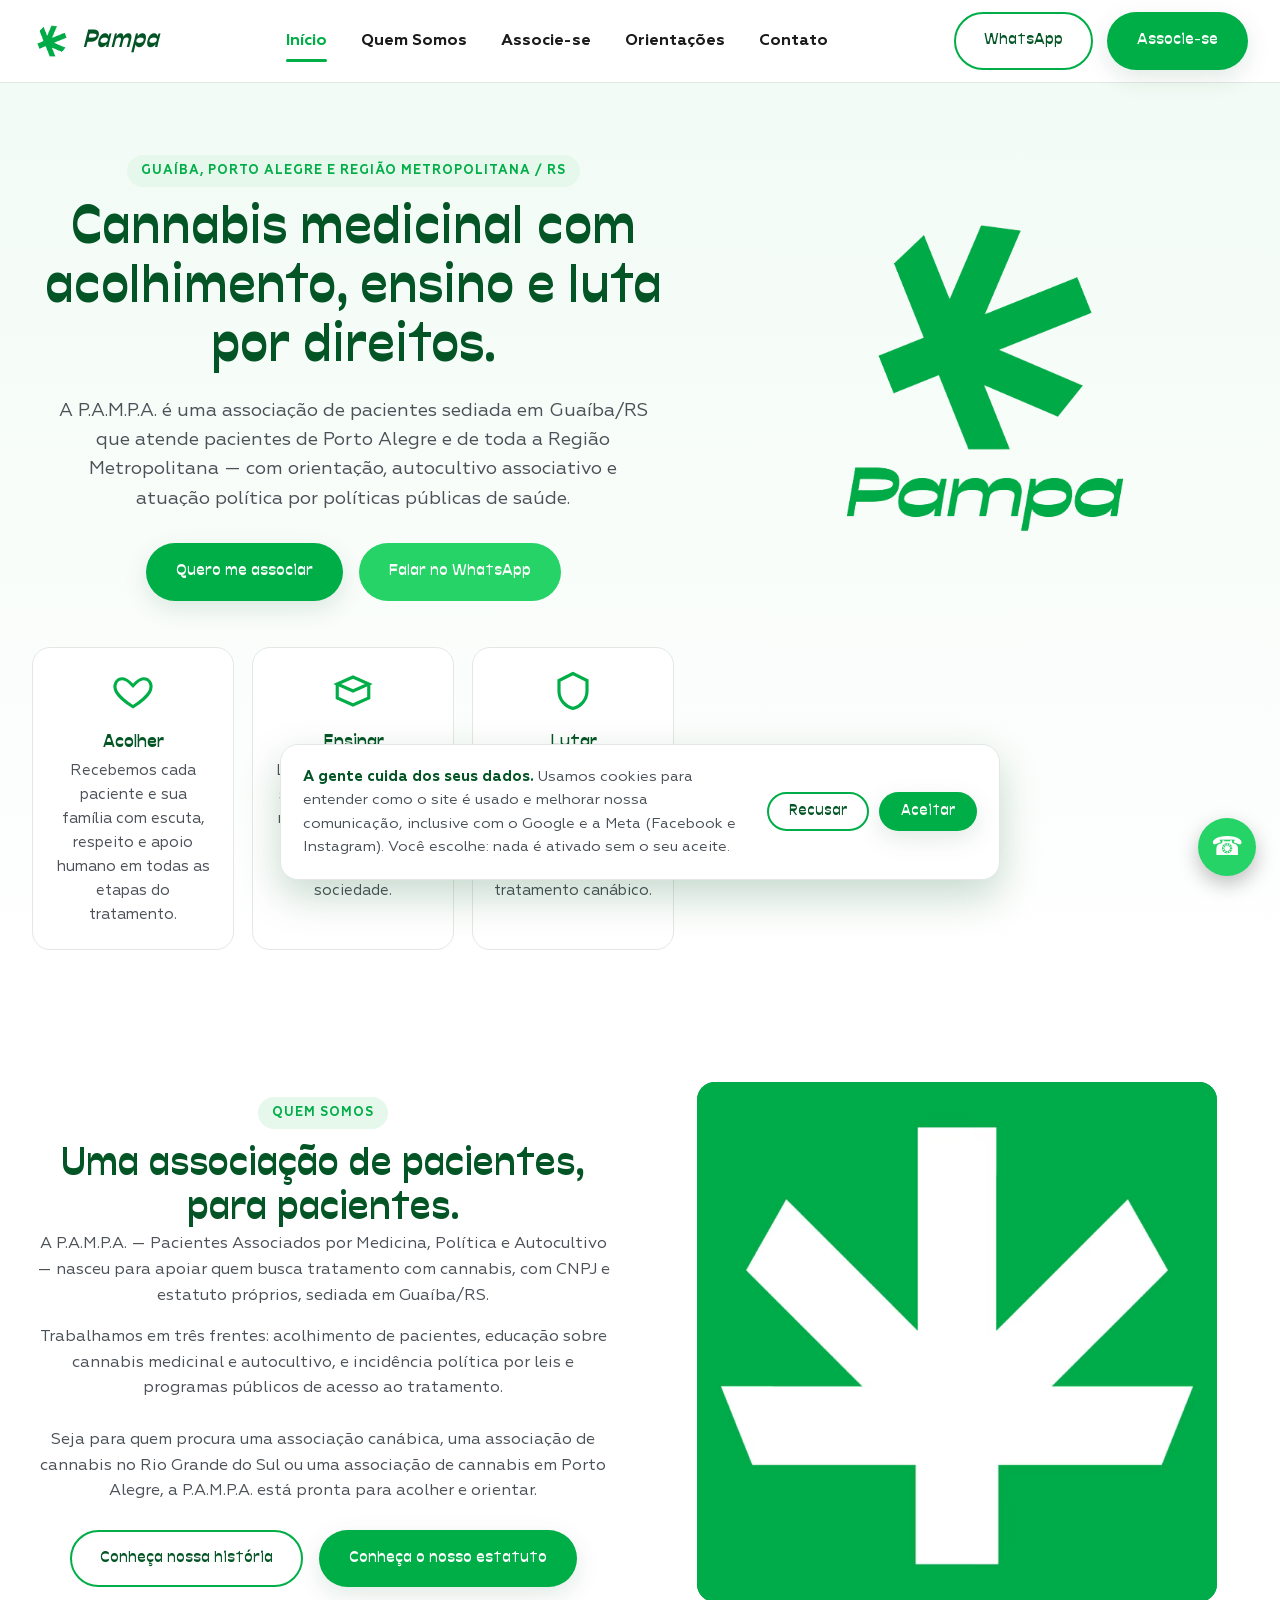
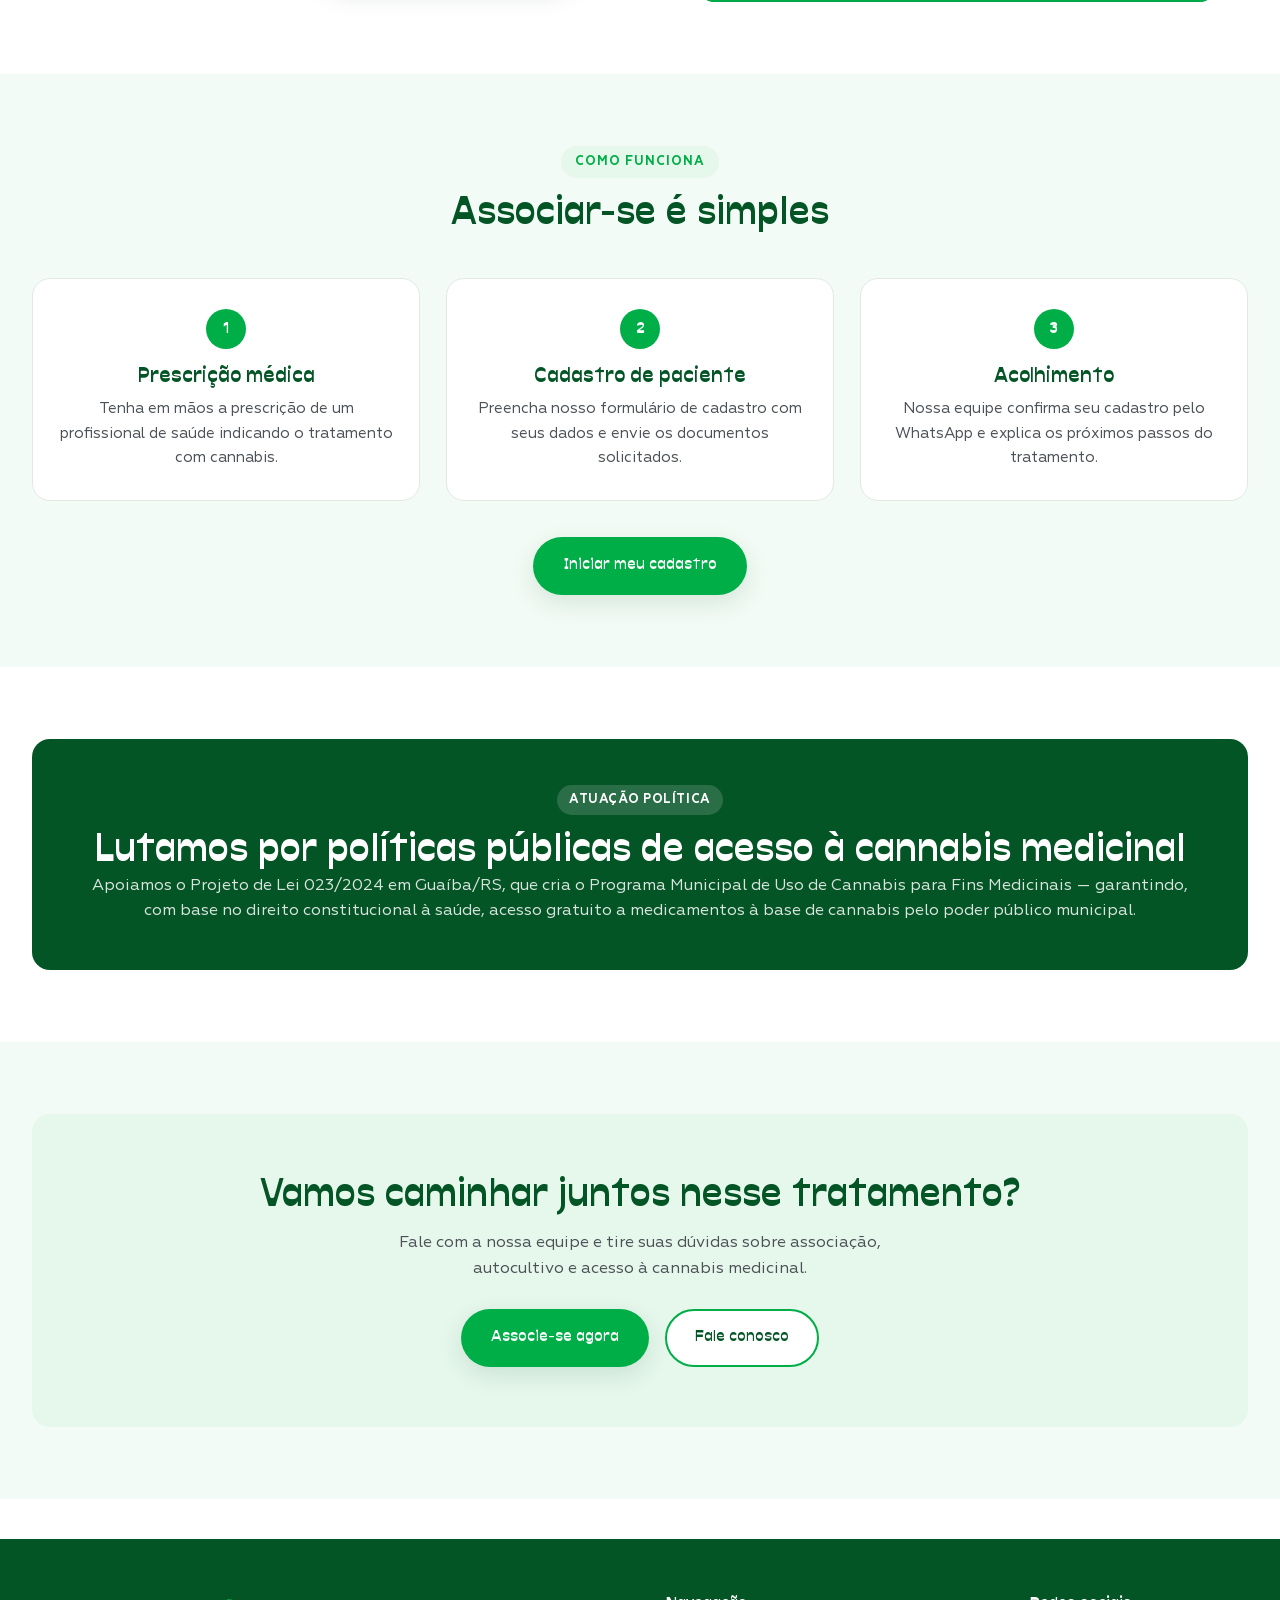
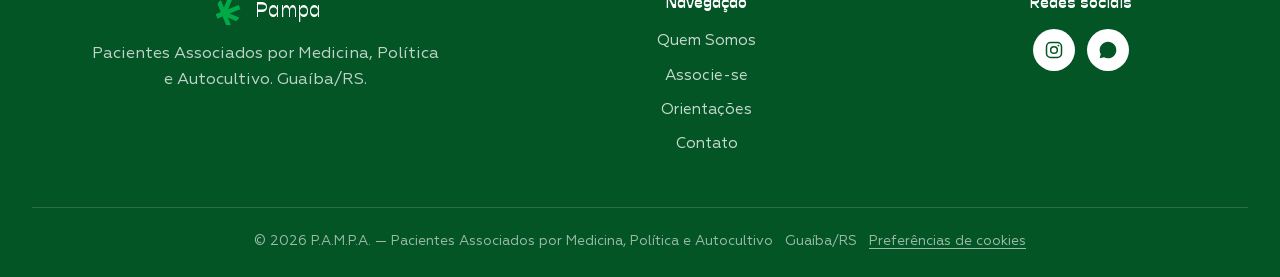
<file: index.html>
<!DOCTYPE html>
<html lang="pt-BR">
<head>
<!-- Consentimento padrão (LGPD): tudo negado até a pessoa aceitar no aviso de cookies -->
<script>window.dataLayer=window.dataLayer||[];function gtag(){dataLayer.push(arguments);}
gtag('consent','default',{ad_storage:'denied',analytics_storage:'denied',ad_user_data:'denied',ad_personalization:'denied',wait_for_update:500});
try{if(localStorage.getItem('pampa_cookies')==='aceito'){gtag('consent','update',{ad_storage:'granted',analytics_storage:'granted',ad_user_data:'granted',ad_personalization:'granted'});}}catch(e){}</script>
<!-- Google Tag Manager -->
<script>(function(w,d,s,l,i){w[l]=w[l]||[];w[l].push({'gtm.start':
new Date().getTime(),event:'gtm.js'});var f=d.getElementsByTagName(s)[0],
j=d.createElement(s),dl=l!='dataLayer'?'&l='+l:'';j.async=true;j.src=
'https://www.googletagmanager.com/gtm.js?id='+i+dl;f.parentNode.insertBefore(j,f);
})(window,document,'script','dataLayer','GTM-W8565SZV');</script>
<!-- End Google Tag Manager -->
<meta charset="UTF-8">
<meta name="viewport" content="width=device-width, initial-scale=1.0">
<title>P.A.M.P.A. — Associação de Pacientes de Cannabis Medicinal em Guaíba e Porto Alegre, RS</title>
<meta name="description" content="P.A.M.P.A. é uma associação de cannabis medicinal — também chamada de associação canábica — sediada em Guaíba/RS, atendendo Porto Alegre e toda a Região Metropolitana. Acolhimento, orientação e autocultivo associativo para pacientes de todo o Rio Grande do Sul.">
<link rel="canonical" href="https://pampa.org.br/">
<meta property="og:type" content="website">
<meta property="og:locale" content="pt_BR">
<meta property="og:site_name" content="P.A.M.P.A.">
<meta property="og:title" content="P.A.M.P.A. — Associação de Pacientes de Cannabis Medicinal em Guaíba e Porto Alegre, RS">
<meta property="og:description" content="P.A.M.P.A. — associação de cannabis medicinal (associação canábica) sediada em Guaíba/RS, atendendo Porto Alegre e toda a Região Metropolitana.">
<meta property="og:url" content="https://pampa.org.br/">
<meta property="og:image" content="https://pampa.org.br/images/logo-combo-verde.png">
<link rel="icon" href="images/symbol-verde.png" type="image/png">
<link rel="preconnect" href="https://fonts.googleapis.com">
<link href="https://fonts.googleapis.com/css2?family=Baloo+2:wght@500;600;700;800&family=Jost:wght@400;500;600&display=swap" rel="stylesheet">
<link rel="stylesheet" href="css/style.css?v=1df12fe3">
<script type="application/ld+json">
{
  "@context": "https://schema.org",
  "@type": "NGO",
  "name": "P.A.M.P.A. — Pacientes Associados por Medicina, Política e Autocultivo",
  "alternateName": "P.A.M.P.A.",
  "url": "https://pampa.org.br/",
  "logo": "https://pampa.org.br/images/logo-combo-verde.png",
  "description": "Associação de pacientes de cannabis medicinal em Guaíba, Rio Grande do Sul, oferecendo acolhimento, orientação e autocultivo associativo.",
  "address": {
    "@type": "PostalAddress",
    "addressLocality": "Guaíba",
    "addressRegion": "RS",
    "addressCountry": "BR"
  },
  "areaServed": [
    {
      "@type": "City",
      "name": "Guaíba"
    },
    {
      "@type": "City",
      "name": "Porto Alegre"
    },
    {
      "@type": "AdministrativeArea",
      "name": "Região Metropolitana de Porto Alegre"
    },
    {
      "@type": "State",
      "name": "Rio Grande do Sul"
    }
  ],
  "telephone": "+55-51-92001-2851",
  "email": "associacao@pampa.org.br",
  "sameAs": [
    "https://www.instagram.com/pampa.associacao/",
    "https://wa.me/5551920012851"
  ]
}
</script>
</head>
<body>
<!-- Google Tag Manager (noscript) -->
<noscript><iframe src="https://www.googletagmanager.com/ns.html?id=GTM-W8565SZV"
height="0" width="0" style="display:none;visibility:hidden"></iframe></noscript>
<!-- End Google Tag Manager (noscript) -->

<header class="site-header">
  <div class="container">
    <a href="index.html" class="logo">
      <img src="images/symbol-verde.png" alt="Símbolo PAMPA">
      Pampa
    </a>
    <nav class="nav-links">
      <a href="index.html">Início</a>
      <a href="quem-somos.html">Quem Somos</a>
      <a href="associe-se.html">Associe-se</a>
      <a href="orientacoes.html">Orientações</a>
      <a href="contato.html">Contato</a>
    </nav>
    <div class="nav-cta">
      <a class="btn btn-secondary" href="https://wa.me/5551920012851?text=Ol%C3%A1%2C%20gostaria%20de%20falar%20com%20a%20P.A.M.P.A." target="_blank" rel="noopener">WhatsApp</a>
      <a class="btn btn-primary" href="associe-se.html">Associe-se</a>
    </div>
    <button class="menu-toggle" aria-label="Abrir menu"><span></span><span></span><span></span></button>
  </div>
</header>

<section class="hero">
  <div class="container">
    <div>
      <span class="eyebrow">Guaíba, Porto Alegre e Região Metropolitana / RS</span>
      <h1>Cannabis medicinal com acolhimento, ensino e luta por direitos.</h1>
      <p class="lead">A P.A.M.P.A. é uma associação de pacientes sediada em Guaíba/RS que atende pacientes de Porto Alegre e de toda a Região Metropolitana — com orientação, autocultivo associativo e atuação política por políticas públicas de saúde.</p>
      <div class="hero-actions">
        <a class="btn btn-primary" href="associe-se.html">Quero me associar</a>
        <a class="btn btn-whatsapp" href="https://wa.me/5551920012851?text=Ol%C3%A1%2C%20gostaria%20de%20saber%20mais%20sobre%20a%20P.A.M.P.A." target="_blank" rel="noopener">Falar no WhatsApp</a>
      </div>
    </div>
    <div class="hero-visual">
      <img class="badge-circle" src="images/logo-combo-verde.png" alt="Selo PAMPA — Pacientes Associados por Medicina, Política e Autocultivo">
    </div>
  </div>

  <div class="container">
    <div class="pillars-strip">
      <div class="pillar-card">
        <svg class="icone" viewBox="0 0 24 24" fill="none" stroke="#00AE47" stroke-width="1.8"><path d="M12 21s-7-4.35-9.5-8.5C.6 8.9 2.3 5 6 5c2 0 3.5 1.2 6 4 2.5-2.8 4-4 6-4 3.7 0 5.4 3.9 3.5 7.5C19 16.65 12 21 12 21Z"/></svg>
        <h3>Acolher</h3>
        <p>Recebemos cada paciente e sua família com escuta, respeito e apoio humano em todas as etapas do tratamento.</p>
      </div>
      <div class="pillar-card">
        <svg class="icone" viewBox="0 0 24 24" fill="none" stroke="#00AE47" stroke-width="1.8"><path d="M12 4 3 8l9 4 9-4-9-4Z"/><path d="M3 8v8l9 4 9-4V8"/></svg>
        <h3>Ensinar</h3>
        <p>Levamos informação séria sobre cannabis medicinal, legislação e autocultivo para pacientes e para a sociedade.</p>
      </div>
      <div class="pillar-card">
        <svg class="icone" viewBox="0 0 24 24" fill="none" stroke="#00AE47" stroke-width="1.8"><path d="M12 2 4 6v6c0 5 3.4 8.7 8 10 4.6-1.3 8-5 8-10V6l-8-4Z"/></svg>
        <h3>Lutar</h3>
        <p>Atuamos junto ao poder público por políticas que garantam acesso justo e gratuito ao tratamento canábico.</p>
      </div>
    </div>
  </div>
</section>

<section>
  <div class="container two-col">
    <div>
      <span class="eyebrow">Quem somos</span>
      <h2>Uma associação de pacientes, para pacientes.</h2>
      <p style="margin-bottom:16px">A P.A.M.P.A. — Pacientes Associados por Medicina, Política e Autocultivo — nasceu para apoiar quem busca tratamento com cannabis, com CNPJ e estatuto próprios, sediada em Guaíba/RS.</p>
      <p style="margin-bottom:26px">Trabalhamos em três frentes: acolhimento de pacientes, educação sobre cannabis medicinal e autocultivo, e incidência política por leis e programas públicos de acesso ao tratamento.</p>
      <p style="margin-bottom:26px">Seja para quem procura uma associação canábica, uma associação de cannabis no Rio Grande do Sul ou uma associação de cannabis em Porto Alegre, a P.A.M.P.A. está pronta para acolher e orientar.</p>
      <div class="cta-actions">
        <a class="btn btn-secondary" href="quem-somos.html">Conheça nossa história</a>
        <a class="btn btn-primary" href="docs/estatuto-pampa.pdf" target="_blank" rel="noopener">Conheça o nosso estatuto</a>
      </div>
    </div>
    <video class="video-simbolo" poster="images/simbolo-animado-poster.jpg" autoplay muted loop playsinline preload="auto" aria-label="Símbolo da P.A.M.P.A. animado" width="720" height="720">
      <source src="images/simbolo-animado.webm" type="video/webm">
      <source src="images/simbolo-animado.mp4" type="video/mp4">
    </video>
  </div>
</section>

<section class="section-alt">
  <div class="container">
    <div class="section-head center">
      <span class="eyebrow">Como funciona</span>
      <h2>Associar-se é simples</h2>
    </div>
    <div class="steps">
      <div class="step-card">
        <div class="step-num">1</div>
        <h3>Prescrição médica</h3>
        <p>Tenha em mãos a prescrição de um profissional de saúde indicando o tratamento com cannabis.</p>
      </div>
      <div class="step-card">
        <div class="step-num">2</div>
        <h3>Cadastro de paciente</h3>
        <p>Preencha nosso formulário de cadastro com seus dados e envie os documentos solicitados.</p>
      </div>
      <div class="step-card">
        <div class="step-num">3</div>
        <h3>Acolhimento</h3>
        <p>Nossa equipe confirma seu cadastro pelo WhatsApp e explica os próximos passos do tratamento.</p>
      </div>
    </div>
    <div style="text-align:center;margin-top:36px">
      <a class="btn btn-primary" href="associe-se.html">Iniciar meu cadastro</a>
    </div>
  </div>
</section>

<section>
  <div class="container">
    <div class="destaque" style="grid-template-columns: 1fr;">
      <div>
        <span class="tag">Atuação política</span>
        <h2>Lutamos por políticas públicas de acesso à cannabis medicinal</h2>
        <p>Apoiamos o Projeto de Lei 023/2024 em Guaíba/RS, que cria o Programa Municipal de Uso de Cannabis para Fins Medicinais — garantindo, com base no direito constitucional à saúde, acesso gratuito a medicamentos à base de cannabis pelo poder público municipal.</p>
      </div>
    </div>
  </div>
</section>

<section class="section-alt">
  <div class="container">
    <div class="cta-final">
      <h2>Vamos caminhar juntos nesse tratamento?</h2>
      <p>Fale com a nossa equipe e tire suas dúvidas sobre associação, autocultivo e acesso à cannabis medicinal.</p>
      <div class="cta-actions">
        <a class="btn btn-primary" href="associe-se.html">Associe-se agora</a>
        <a class="btn btn-secondary" href="contato.html">Fale conosco</a>
      </div>
    </div>
  </div>
</section>

<footer class="site-footer">
  <div class="container">
    <div class="footer-grid">
      <div>
        <div class="footer-logo">
          <img src="images/symbol-verde.png" alt="Símbolo PAMPA">
          Pampa
        </div>
        <p style="max-width:32ch">Pacientes Associados por Medicina, Política e Autocultivo. Guaíba/RS.</p>
      </div>
      <div>
        <h4>Navegação</h4>
        <ul class="footer-links">
          <li><a href="quem-somos.html">Quem Somos</a></li>
          <li><a href="associe-se.html">Associe-se</a></li>
          <li><a href="orientacoes.html">Orientações</a></li>
          <li><a href="contato.html">Contato</a></li>
        </ul>
      </div>
      <div>
        <h4>Redes sociais</h4>
        <div class="social-row">
          <a href="https://www.instagram.com/pampa.associacao/" target="_blank" rel="noopener" aria-label="Instagram"><svg width="20" height="20" viewBox="0 0 24 24" fill="none" stroke="currentColor" stroke-width="1.8"><rect x="3" y="3" width="18" height="18" rx="5"/><circle cx="12" cy="12" r="4"/><circle cx="17.3" cy="6.7" r="1.1" fill="currentColor" stroke="none"/></svg></a>
          <a href="https://wa.me/5551920012851" target="_blank" rel="noopener" aria-label="WhatsApp"><svg width="20" height="20" viewBox="0 0 24 24" fill="currentColor"><path d="M12.001 2C6.478 2 2 6.477 2 12c0 1.77.464 3.436 1.276 4.877L2 22l5.253-1.257A9.96 9.96 0 0 0 12.001 22C17.524 22 22 17.523 22 12S17.524 2 12.001 2Zm5.471 12.382c-.297-.149-1.758-.867-2.03-.967-.273-.099-.471-.148-.67.15-.197.297-.767.966-.94 1.164-.173.199-.347.223-.644.075-.297-.15-1.255-.463-2.39-1.475-.883-.788-1.48-1.761-1.653-2.059-.173-.297-.018-.458.13-.606.134-.133.298-.347.446-.52.149-.174.198-.298.298-.497.099-.198.05-.371-.025-.52-.075-.149-.669-1.612-.916-2.207-.242-.579-.487-.5-.669-.51-.173-.008-.371-.01-.57-.01-.198 0-.52.074-.792.372-.272.297-1.04 1.016-1.04 2.479 0 1.462 1.065 2.875 1.213 3.074.149.198 2.095 3.2 5.076 4.487.709.306 1.262.489 1.694.625.712.227 1.36.195 1.872.118.571-.085 1.163-.719 1.411-1.413.248-.694.248-1.289.173-1.413-.074-.124-.272-.198-.57-.347Z"/></svg></a>
        </div>
      </div>
    </div>
    <div class="footer-bottom">
      <span>© 2026 P.A.M.P.A. — Pacientes Associados por Medicina, Política e Autocultivo</span>
      <span>Guaíba/RS</span>
    </div>
  </div>
</footer>

<a class="whatsapp-float" href="https://wa.me/5551920012851?text=Ol%C3%A1%2C%20gostaria%20de%20falar%20com%20a%20P.A.M.P.A." target="_blank" rel="noopener" aria-label="Falar no WhatsApp">☎</a>

<script src="js/main.js?v=1fa8ea58"></script>
</body>
</html>
</file>
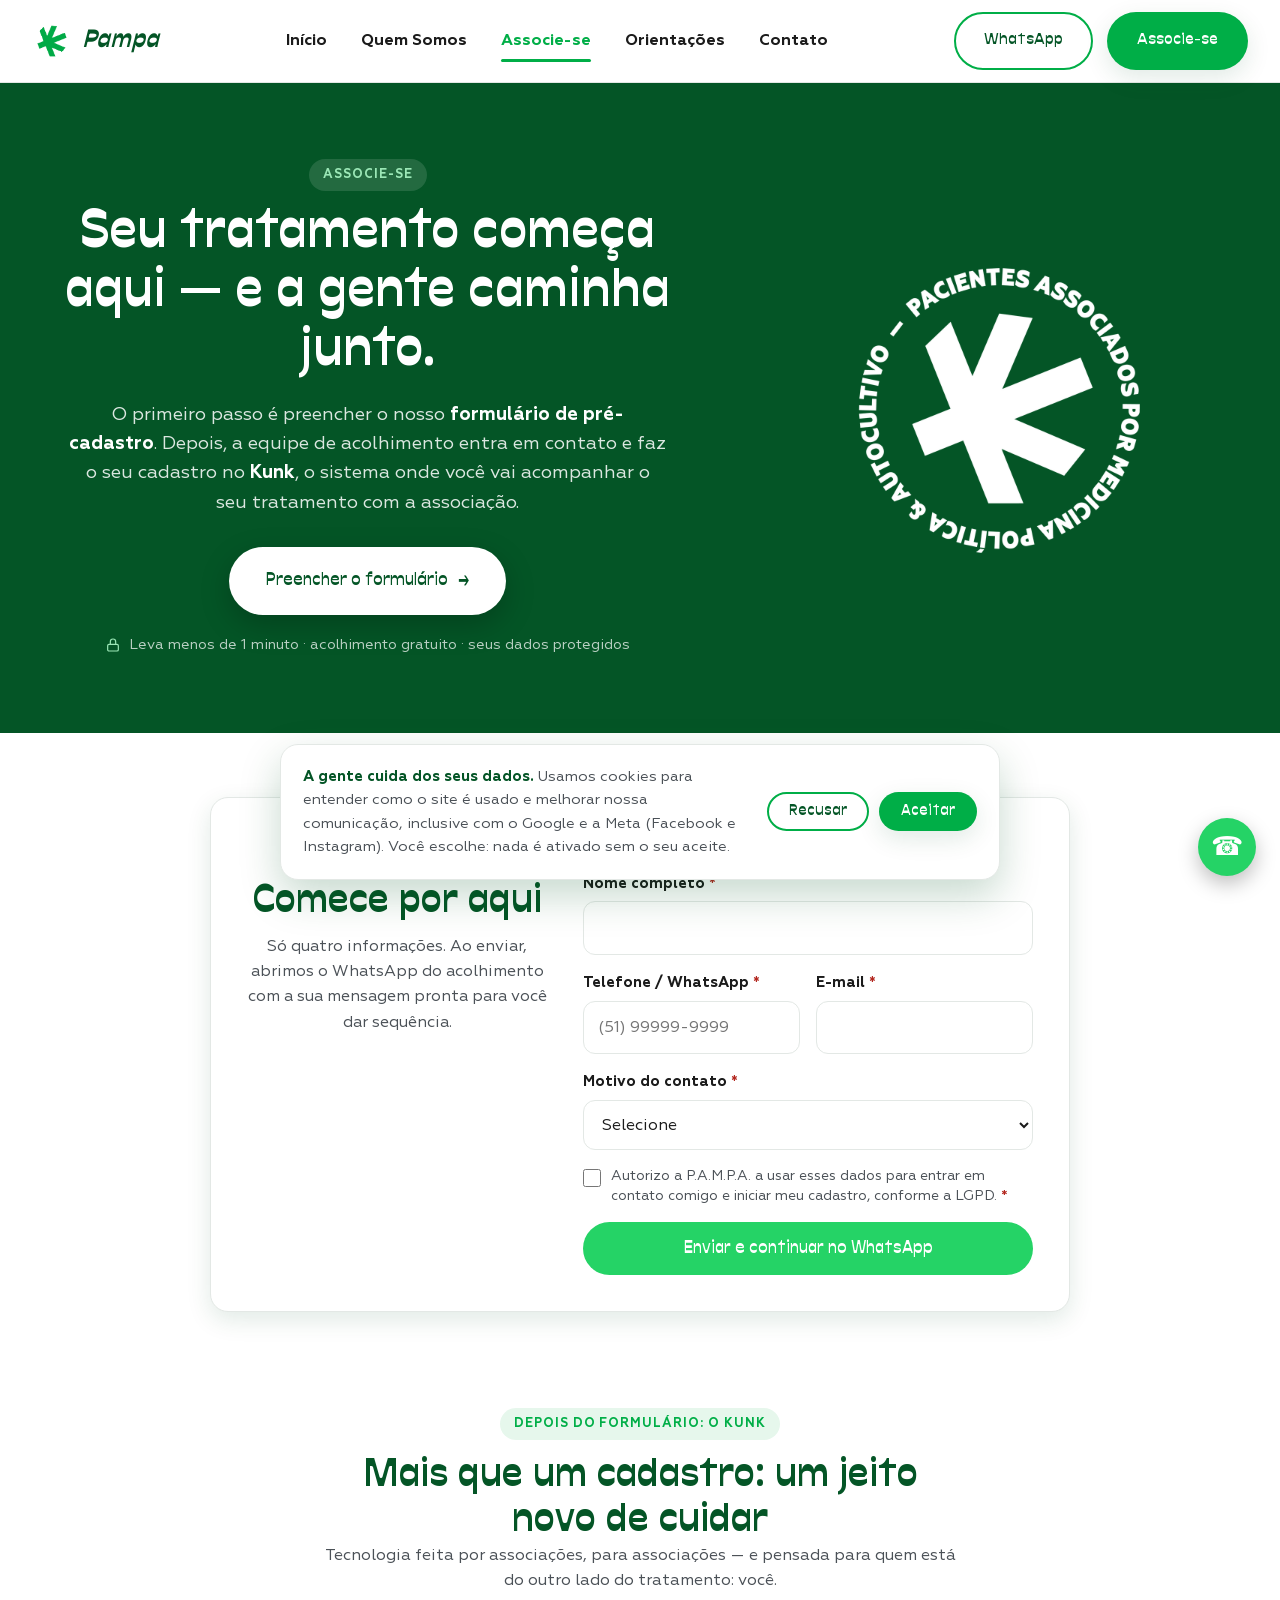
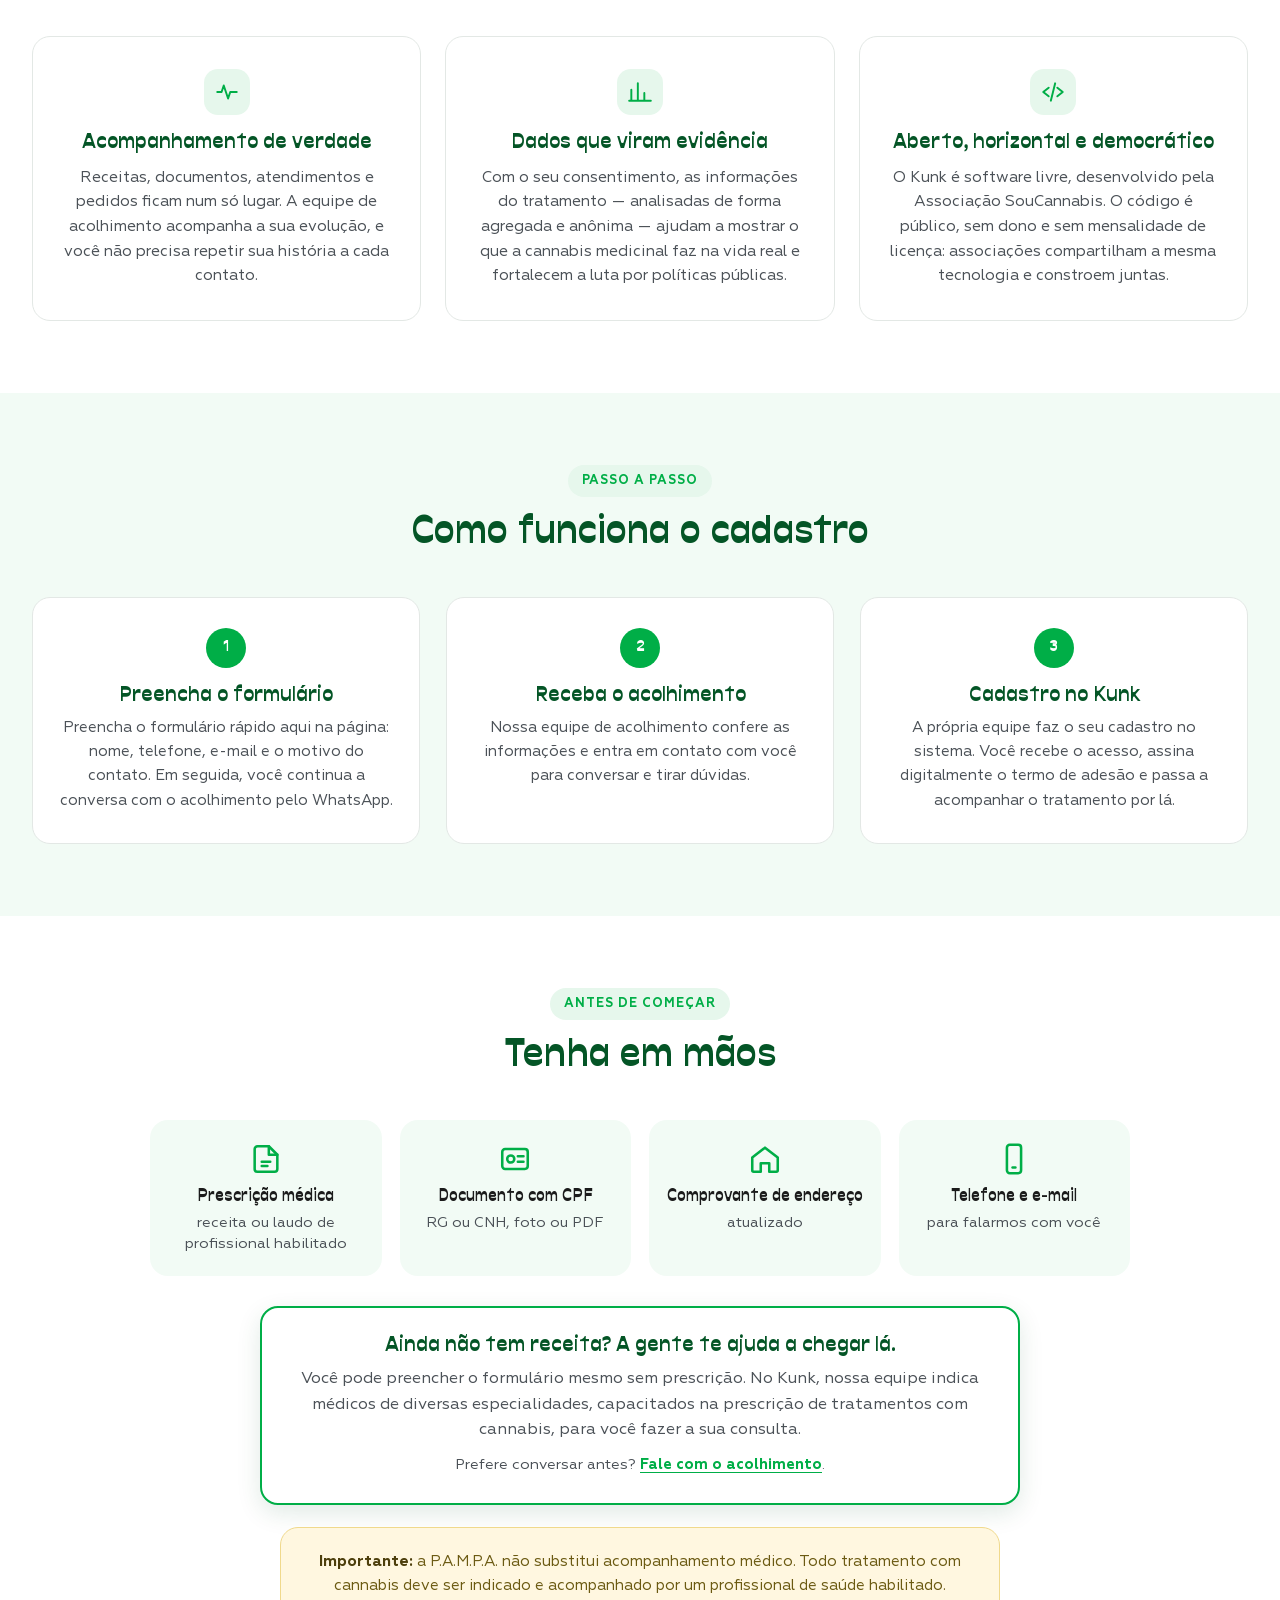
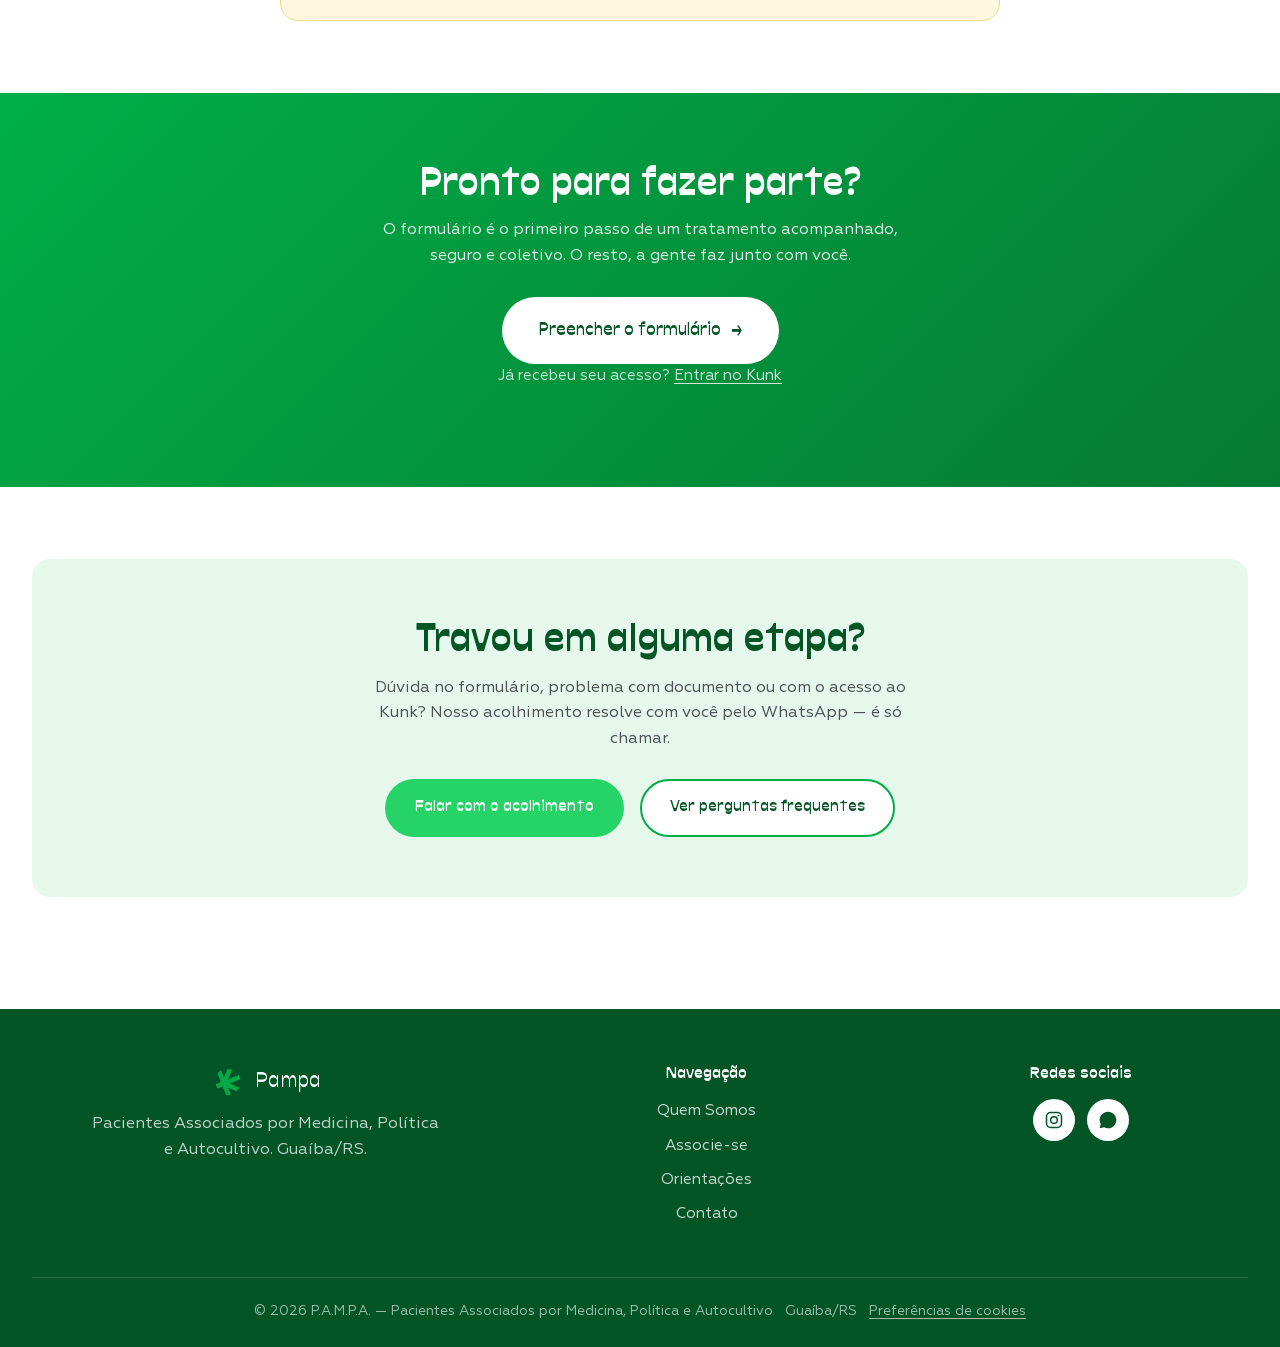
<file: associe-se.html>
<!DOCTYPE html>
<html lang="pt-BR">
<head>
<!-- Consentimento padrão (LGPD): tudo negado até a pessoa aceitar no aviso de cookies -->
<script>window.dataLayer=window.dataLayer||[];function gtag(){dataLayer.push(arguments);}
gtag('consent','default',{ad_storage:'denied',analytics_storage:'denied',ad_user_data:'denied',ad_personalization:'denied',wait_for_update:500});
try{if(localStorage.getItem('pampa_cookies')==='aceito'){gtag('consent','update',{ad_storage:'granted',analytics_storage:'granted',ad_user_data:'granted',ad_personalization:'granted'});}}catch(e){}</script>
<!-- Google Tag Manager -->
<script>(function(w,d,s,l,i){w[l]=w[l]||[];w[l].push({'gtm.start':
new Date().getTime(),event:'gtm.js'});var f=d.getElementsByTagName(s)[0],
j=d.createElement(s),dl=l!='dataLayer'?'&l='+l:'';j.async=true;j.src=
'https://www.googletagmanager.com/gtm.js?id='+i+dl;f.parentNode.insertBefore(j,f);
})(window,document,'script','dataLayer','GTM-W8565SZV');</script>
<!-- End Google Tag Manager -->
<meta charset="UTF-8">
<meta name="viewport" content="width=device-width, initial-scale=1.0">
<title>Associe-se — Cadastro no Kunk | P.A.M.P.A. Cannabis Medicinal Porto Alegre e RS</title>
<meta name="description" content="Veja como se associar à P.A.M.P.A. e ter acesso a tratamento com cannabis medicinal em Guaíba, Porto Alegre e toda a Região Metropolitana. Cadastro de paciente online.">
<link rel="canonical" href="https://pampa.org.br/associe-se.html">
<meta property="og:type" content="website">
<meta property="og:locale" content="pt_BR">
<meta property="og:site_name" content="P.A.M.P.A.">
<meta property="og:title" content="Associe-se — Cadastro de Paciente | P.A.M.P.A. Cannabis Medicinal Porto Alegre e RS">
<meta property="og:description" content="Saiba como se associar à P.A.M.P.A. e ter acesso a tratamento com cannabis medicinal em Guaíba, Porto Alegre e toda a Região Metropolitana.">
<meta property="og:url" content="https://pampa.org.br/associe-se.html">
<meta property="og:image" content="https://pampa.org.br/images/logo-combo-verde.png">
<link rel="icon" href="images/symbol-verde.png" type="image/png">
<link rel="preconnect" href="https://fonts.googleapis.com">
<link href="https://fonts.googleapis.com/css2?family=Baloo+2:wght@500;600;700;800&family=Jost:wght@400;500;600&display=swap" rel="stylesheet">
<link rel="stylesheet" href="css/style.css?v=1df12fe3">
</head>
<body>
<!-- Google Tag Manager (noscript) -->
<noscript><iframe src="https://www.googletagmanager.com/ns.html?id=GTM-W8565SZV"
height="0" width="0" style="display:none;visibility:hidden"></iframe></noscript>
<!-- End Google Tag Manager (noscript) -->

<header class="site-header">
  <div class="container">
    <a href="index.html" class="logo">
      <img src="images/symbol-verde.png" alt="Símbolo PAMPA">
      Pampa
    </a>
    <nav class="nav-links">
      <a href="index.html">Início</a>
      <a href="quem-somos.html">Quem Somos</a>
      <a href="associe-se.html">Associe-se</a>
      <a href="orientacoes.html">Orientações</a>
      <a href="contato.html">Contato</a>
    </nav>
    <div class="nav-cta">
      <a class="btn btn-secondary" href="https://wa.me/5551920012851?text=Ol%C3%A1%2C%20gostaria%20de%20falar%20com%20a%20P.A.M.P.A." target="_blank" rel="noopener">WhatsApp</a>
      <a class="btn btn-primary" href="associe-se.html">Associe-se</a>
    </div>
    <button class="menu-toggle" aria-label="Abrir menu"><span></span><span></span><span></span></button>
  </div>
</header>

<section class="kk-hero">
  <div class="container kk-hero-grid">
    <div class="kk-hero-texto">
      <span class="eyebrow kk-eyebrow">Associe-se</span>
      <h1>Seu tratamento começa aqui — e a gente caminha junto.</h1>
      <p class="kk-lead">O primeiro passo é preencher o nosso <strong>formulário de pré-cadastro</strong>. Depois, a equipe de acolhimento entra em contato e faz o seu cadastro no <strong>Kunk</strong>, o sistema onde você vai acompanhar o seu tratamento com a associação.</p>
      <a class="btn kk-btn kk-btn-hero" href="#pre-cadastro">Preencher o formulário <span aria-hidden="true">→</span></a>
      <p class="kk-nota"><svg class="kk-ico" viewBox="0 0 24 24" fill="none" stroke="currentColor" stroke-width="1.8" stroke-linecap="round" stroke-linejoin="round" aria-hidden="true"><rect x="4" y="11" width="16" height="10" rx="2"/><path d="M8 11V7a4 4 0 0 1 8 0v4"/></svg> Leva menos de 1 minuto · acolhimento gratuito · seus dados protegidos</p>
    </div>
    <img class="kk-hero-selo" src="images/selo-branco.png" alt="Selo P.A.M.P.A. — Pacientes Associados por Medicina, Política &amp; Autocultivo" width="760" height="760">
  </div>
</section>

<section class="pc-secao" id="pre-cadastro">
  <div class="container">
    <div class="pc-card">
      <div class="pc-intro">
        <span class="eyebrow">Pré-cadastro</span>
        <h2>Comece por aqui</h2>
        <p>Só quatro informações. Ao enviar, abrimos o WhatsApp do acolhimento com a sua mensagem pronta para você dar sequência.</p>
      </div>
      <form class="pc-form" id="form-pre-cadastro" novalidate>
        <p class="pc-aviso-obrig">Todos os campos são obrigatórios.</p>
        <div class="pc-campo">
          <label for="pc-nome">Nome completo <span class="pc-obrig" aria-hidden="true">*</span></label>
          <input id="pc-nome" aria-required="true" name="nome" type="text" autocomplete="name" required maxlength="120">
        </div>
        <div class="pc-linha">
          <div class="pc-campo">
            <label for="pc-telefone">Telefone / WhatsApp <span class="pc-obrig" aria-hidden="true">*</span></label>
            <input id="pc-telefone" aria-required="true" name="telefone" type="tel" autocomplete="tel" inputmode="tel" placeholder="(51) 99999-9999" required maxlength="20">
          </div>
          <div class="pc-campo">
            <label for="pc-email">E-mail <span class="pc-obrig" aria-hidden="true">*</span></label>
            <input id="pc-email" aria-required="true" name="email" type="email" autocomplete="email" required maxlength="120">
          </div>
        </div>
        <div class="pc-campo">
          <label for="pc-motivo">Motivo do contato <span class="pc-obrig" aria-hidden="true">*</span></label>
          <select id="pc-motivo" name="motivo" required aria-required="true">
            <option value="" selected disabled>Selecione</option>
            <option>Quero me associar (já tenho prescrição)</option>
            <option>Quero me associar (ainda não tenho prescrição)</option>
            <option>Já sou associado(a) e preciso de ajuda</option>
            <option>Dúvidas sobre cannabis medicinal</option>
            <option>Outro assunto</option>
          </select>
        </div>
        <div class="pc-armadilha" aria-hidden="true">
          <label for="pc-site">Não preencha</label>
          <input id="pc-site" name="site" type="text" tabindex="-1" autocomplete="off">
        </div>
        <label class="pc-consentimento">
          <input type="checkbox" name="consentimento" required aria-required="true">
          <span>Autorizo a P.A.M.P.A. a usar esses dados para entrar em contato comigo e iniciar meu cadastro, conforme a LGPD.<span class="pc-obrig" aria-hidden="true"> *</span></span>
        </label>
        <p class="pc-erro" role="alert" hidden></p>
        <button type="submit" class="btn btn-whatsapp pc-enviar">Enviar e continuar no WhatsApp</button>
        <p class="pc-sucesso" hidden>Pronto, recebemos seus dados! Se o WhatsApp não abriu, <a href="#" class="pc-link-wa" target="_blank" rel="noopener">clique aqui para falar com o acolhimento</a>.</p>
      </form>
    </div>
  </div>
</section>

<section>
  <div class="container">
    <div class="section-head center">
      <span class="eyebrow">Depois do formulário: o Kunk</span>
      <h2>Mais que um cadastro: um jeito novo de cuidar</h2>
      <p>Tecnologia feita por associações, para associações — e pensada para quem está do outro lado do tratamento: você.</p>
    </div>
    <div class="kk-cards">
      <div class="kk-card">
        <svg class="kk-ico" viewBox="0 0 24 24" fill="none" stroke="currentColor" stroke-width="1.8" stroke-linecap="round" stroke-linejoin="round" aria-hidden="true"><path d="M3 12h4l2-6 4 12 2-6h6"/></svg>
        <h3>Acompanhamento de verdade</h3>
        <p>Receitas, documentos, atendimentos e pedidos ficam num só lugar. A equipe de acolhimento acompanha a sua evolução, e você não precisa repetir sua história a cada contato.</p>
      </div>
      <div class="kk-card">
        <svg class="kk-ico" viewBox="0 0 24 24" fill="none" stroke="currentColor" stroke-width="1.8" stroke-linecap="round" stroke-linejoin="round" aria-hidden="true"><path d="M4 20V10M10 20V4M16 20v-7M22 20H2"/></svg>
        <h3>Dados que viram evidência</h3>
        <p>Com o seu consentimento, as informações do tratamento — analisadas de forma agregada e anônima — ajudam a mostrar o que a cannabis medicinal faz na vida real e fortalecem a luta por políticas públicas.</p>
      </div>
      <div class="kk-card">
        <svg class="kk-ico" viewBox="0 0 24 24" fill="none" stroke="currentColor" stroke-width="1.8" stroke-linecap="round" stroke-linejoin="round" aria-hidden="true"><path d="m8 8-5 4 5 4M16 8l5 4-5 4M14 4l-4 16"/></svg>
        <h3>Aberto, horizontal e democrático</h3>
        <p>O Kunk é software livre, desenvolvido pela Associação SouCannabis. O código é público, sem dono e sem mensalidade de licença: associações compartilham a mesma tecnologia e constroem juntas.</p>
      </div>
    </div>
  </div>
</section>

<section class="section-alt">
  <div class="container">
    <div class="section-head center">
      <span class="eyebrow">Passo a passo</span>
      <h2>Como funciona o cadastro</h2>
    </div>
    <div class="steps">
      <div class="step-card">
        <div class="step-num">1</div>
        <h3>Preencha o formulário</h3>
        <p>Preencha o <a href="#pre-cadastro">formulário rápido</a> aqui na página: nome, telefone, e-mail e o motivo do contato. Em seguida, você continua a conversa com o acolhimento pelo WhatsApp.</p>
      </div>
      <div class="step-card">
        <div class="step-num">2</div>
        <h3>Receba o acolhimento</h3>
        <p>Nossa equipe de acolhimento confere as informações e entra em contato com você para conversar e tirar dúvidas.</p>
      </div>
      <div class="step-card">
        <div class="step-num">3</div>
        <h3>Cadastro no Kunk</h3>
        <p>A própria equipe faz o seu cadastro no sistema. Você recebe o acesso, assina digitalmente o termo de adesão e passa a acompanhar o tratamento por lá.</p>
      </div>
    </div>
  </div>
</section>

<section>
  <div class="container">
    <div class="section-head center">
      <span class="eyebrow">Antes de começar</span>
      <h2>Tenha em mãos</h2>
    </div>
    <ul class="kk-checklist">
      <li><svg class="kk-ico" viewBox="0 0 24 24" fill="none" stroke="currentColor" stroke-width="1.8" stroke-linecap="round" stroke-linejoin="round" aria-hidden="true"><path d="M14 3H6a2 2 0 0 0-2 2v14a2 2 0 0 0 2 2h12a2 2 0 0 0 2-2V9l-6-6Z"/><path d="M14 3v6h6M9 14h6M9 17h4"/></svg><span><strong>Prescrição médica</strong>receita ou laudo de profissional habilitado</span></li>
      <li><svg class="kk-ico" viewBox="0 0 24 24" fill="none" stroke="currentColor" stroke-width="1.8" stroke-linecap="round" stroke-linejoin="round" aria-hidden="true"><rect x="3" y="5" width="18" height="14" rx="2"/><circle cx="9" cy="12" r="2.5"/><path d="M14 10h4M14 14h4"/></svg><span><strong>Documento com CPF</strong>RG ou CNH, foto ou PDF</span></li>
      <li><svg class="kk-ico" viewBox="0 0 24 24" fill="none" stroke="currentColor" stroke-width="1.8" stroke-linecap="round" stroke-linejoin="round" aria-hidden="true"><path d="M3 11 12 4l9 7v9a1 1 0 0 1-1 1h-5v-6H9v6H4a1 1 0 0 1-1-1v-9Z"/></svg><span><strong>Comprovante de endereço</strong>atualizado</span></li>
      <li><svg class="kk-ico" viewBox="0 0 24 24" fill="none" stroke="currentColor" stroke-width="1.8" stroke-linecap="round" stroke-linejoin="round" aria-hidden="true"><rect x="7" y="2" width="10" height="20" rx="2"/><path d="M11 18h2"/></svg><span><strong>Telefone e e-mail</strong>para falarmos com você</span></li>
    </ul>
    <div class="kk-sem-receita">
      <h3>Ainda não tem receita? A gente te ajuda a chegar lá.</h3>
      <p>Você pode preencher o formulário mesmo sem prescrição. No Kunk, nossa equipe indica médicos de diversas especialidades, capacitados na prescrição de tratamentos com cannabis, para você fazer a sua consulta.</p>
      <p class="kk-sem-receita-alt">Prefere conversar antes? <a href="https://wa.me/5551920012851?text=Ol%C3%A1%2C%20ainda%20n%C3%A3o%20tenho%20prescri%C3%A7%C3%A3o%20e%20gostaria%20de%20orienta%C3%A7%C3%A3o" target="_blank" rel="noopener">Fale com o acolhimento</a>.</p>
    </div>
    <div class="aviso kk-aviso">
      <strong>Importante:</strong> a P.A.M.P.A. não substitui acompanhamento médico. Todo tratamento com cannabis deve ser indicado e acompanhado por um profissional de saúde habilitado.
    </div>
  </div>
</section>

<section class="kk-convite">
  <div class="container">
    <h2>Pronto para fazer parte?</h2>
    <p>O formulário é o primeiro passo de um tratamento acompanhado, seguro e coletivo. O resto, a gente faz junto com você.</p>
    <a class="btn kk-btn kk-btn-claro" href="#pre-cadastro">Preencher o formulário <span aria-hidden="true">→</span></a>
    <p class="kk-ja-associado">Já recebeu seu acesso? <a href="https://cadastro.pampa.org.br/" target="_blank" rel="noopener" data-kunk>Entrar no Kunk</a></p>
  </div>
</section>

<section>
  <div class="container">
    <div class="cta-final">
      <h2>Travou em alguma etapa?</h2>
      <p>Dúvida no formulário, problema com documento ou com o acesso ao Kunk? Nosso acolhimento resolve com você pelo WhatsApp — é só chamar.</p>
      <div class="cta-actions">
        <a class="btn btn-whatsapp" href="https://wa.me/5551920012851?text=Ol%C3%A1%2C%20preciso%20de%20ajuda%20com%20meu%20cadastro%20na%20P.A.M.P.A." target="_blank" rel="noopener">Falar com o acolhimento</a>
        <a class="btn btn-secondary" href="orientacoes.html">Ver perguntas frequentes</a>
      </div>
    </div>
  </div>
</section>

<footer class="site-footer">
  <div class="container">
    <div class="footer-grid">
      <div>
        <div class="footer-logo">
          <img src="images/symbol-verde.png" alt="Símbolo PAMPA">
          Pampa
        </div>
        <p style="max-width:32ch">Pacientes Associados por Medicina, Política e Autocultivo. Guaíba/RS.</p>
      </div>
      <div>
        <h4>Navegação</h4>
        <ul class="footer-links">
          <li><a href="quem-somos.html">Quem Somos</a></li>
          <li><a href="associe-se.html">Associe-se</a></li>
          <li><a href="orientacoes.html">Orientações</a></li>
          <li><a href="contato.html">Contato</a></li>
        </ul>
      </div>
      <div>
        <h4>Redes sociais</h4>
        <div class="social-row">
          <a href="https://www.instagram.com/pampa.associacao/" target="_blank" rel="noopener" aria-label="Instagram"><svg width="20" height="20" viewBox="0 0 24 24" fill="none" stroke="currentColor" stroke-width="1.8"><rect x="3" y="3" width="18" height="18" rx="5"/><circle cx="12" cy="12" r="4"/><circle cx="17.3" cy="6.7" r="1.1" fill="currentColor" stroke="none"/></svg></a>
          <a href="https://wa.me/5551920012851" target="_blank" rel="noopener" aria-label="WhatsApp"><svg width="20" height="20" viewBox="0 0 24 24" fill="currentColor"><path d="M12.001 2C6.478 2 2 6.477 2 12c0 1.77.464 3.436 1.276 4.877L2 22l5.253-1.257A9.96 9.96 0 0 0 12.001 22C17.524 22 22 17.523 22 12S17.524 2 12.001 2Zm5.471 12.382c-.297-.149-1.758-.867-2.03-.967-.273-.099-.471-.148-.67.15-.197.297-.767.966-.94 1.164-.173.199-.347.223-.644.075-.297-.15-1.255-.463-2.39-1.475-.883-.788-1.48-1.761-1.653-2.059-.173-.297-.018-.458.13-.606.134-.133.298-.347.446-.52.149-.174.198-.298.298-.497.099-.198.05-.371-.025-.52-.075-.149-.669-1.612-.916-2.207-.242-.579-.487-.5-.669-.51-.173-.008-.371-.01-.57-.01-.198 0-.52.074-.792.372-.272.297-1.04 1.016-1.04 2.479 0 1.462 1.065 2.875 1.213 3.074.149.198 2.095 3.2 5.076 4.487.709.306 1.262.489 1.694.625.712.227 1.36.195 1.872.118.571-.085 1.163-.719 1.411-1.413.248-.694.248-1.289.173-1.413-.074-.124-.272-.198-.57-.347Z"/></svg></a>
        </div>
      </div>
    </div>
    <div class="footer-bottom">
      <span>© 2026 P.A.M.P.A. — Pacientes Associados por Medicina, Política e Autocultivo</span>
      <span>Guaíba/RS</span>
    </div>
  </div>
</footer>

<a class="whatsapp-float" href="https://wa.me/5551920012851?text=Ol%C3%A1%2C%20gostaria%20de%20falar%20com%20a%20P.A.M.P.A." target="_blank" rel="noopener" aria-label="Falar no WhatsApp">☎</a>

<script src="js/main.js?v=1fa8ea58"></script>
</body>
</html>
</file>
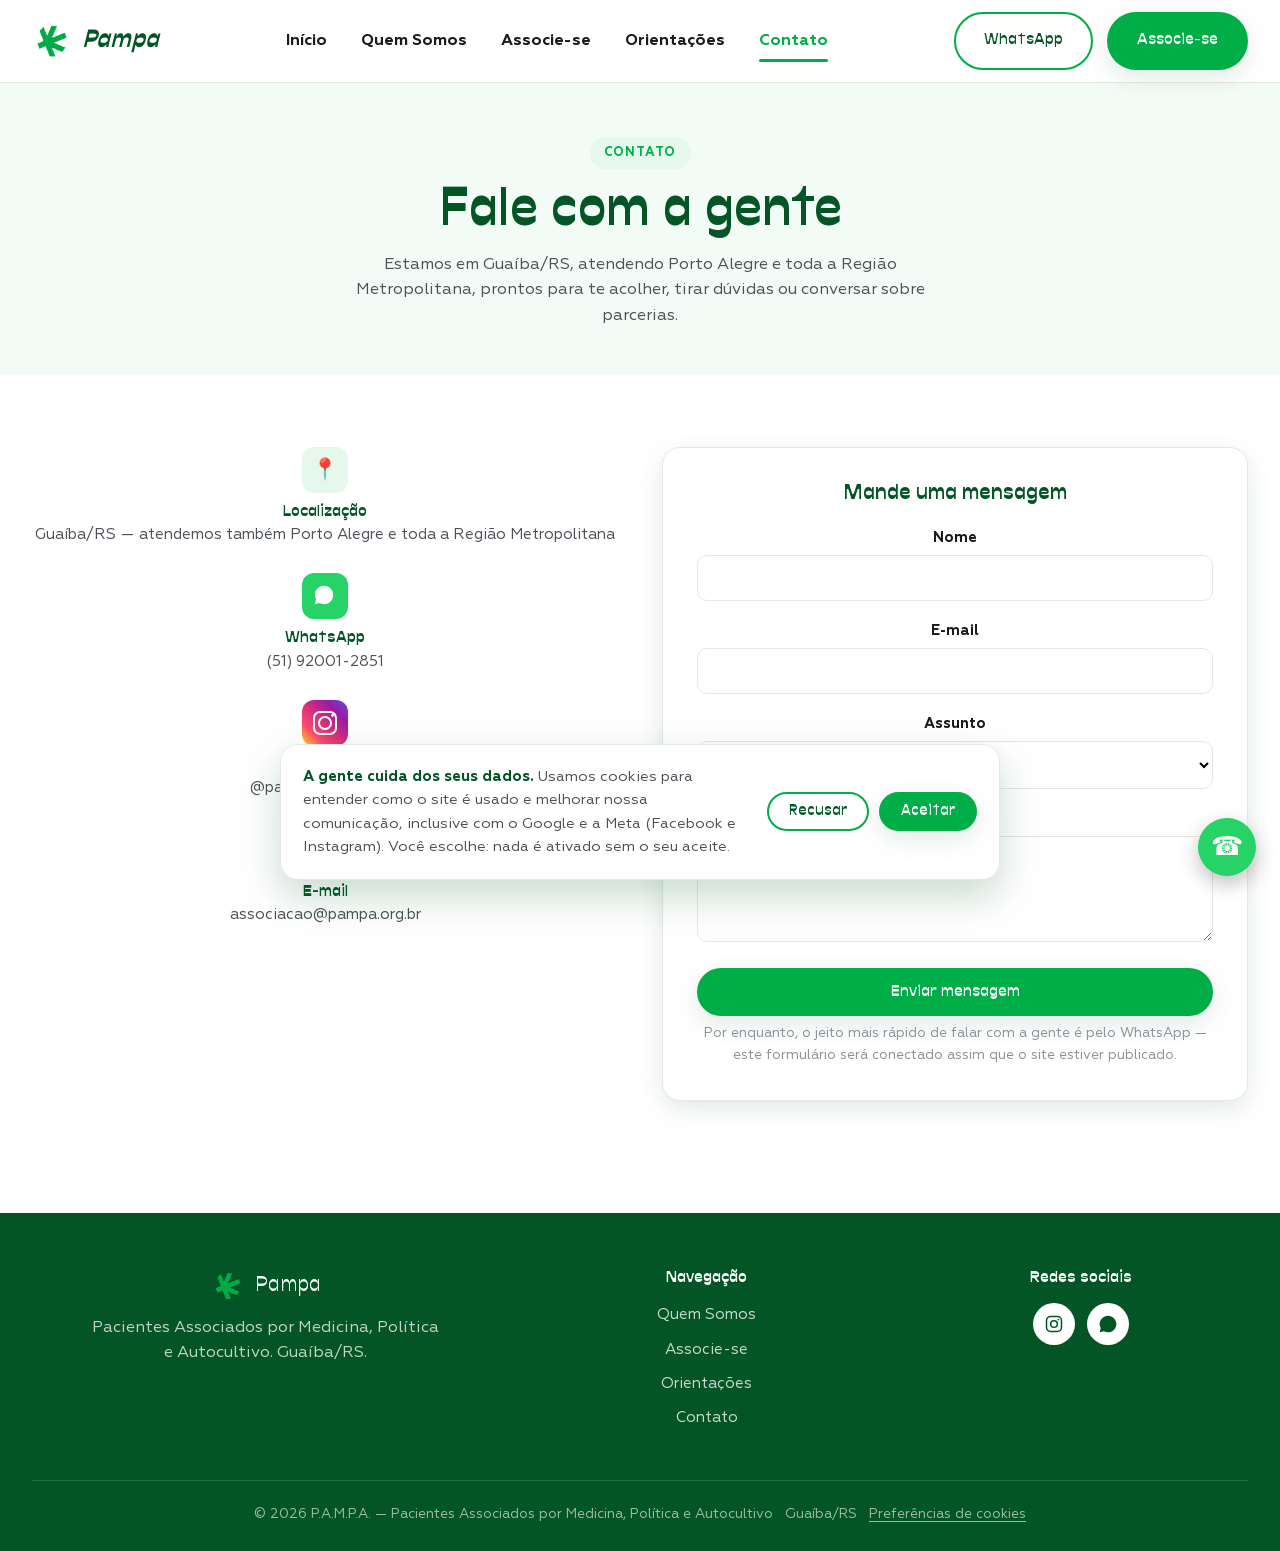
<file: contato.html>
<!DOCTYPE html>
<html lang="pt-BR">
<head>
<!-- Consentimento padrão (LGPD): tudo negado até a pessoa aceitar no aviso de cookies -->
<script>window.dataLayer=window.dataLayer||[];function gtag(){dataLayer.push(arguments);}
gtag('consent','default',{ad_storage:'denied',analytics_storage:'denied',ad_user_data:'denied',ad_personalization:'denied',wait_for_update:500});
try{if(localStorage.getItem('pampa_cookies')==='aceito'){gtag('consent','update',{ad_storage:'granted',analytics_storage:'granted',ad_user_data:'granted',ad_personalization:'granted'});}}catch(e){}</script>
<!-- Google Tag Manager -->
<script>(function(w,d,s,l,i){w[l]=w[l]||[];w[l].push({'gtm.start':
new Date().getTime(),event:'gtm.js'});var f=d.getElementsByTagName(s)[0],
j=d.createElement(s),dl=l!='dataLayer'?'&l='+l:'';j.async=true;j.src=
'https://www.googletagmanager.com/gtm.js?id='+i+dl;f.parentNode.insertBefore(j,f);
})(window,document,'script','dataLayer','GTM-W8565SZV');</script>
<!-- End Google Tag Manager -->
<meta charset="UTF-8">
<meta name="viewport" content="width=device-width, initial-scale=1.0">
<title>Contato — P.A.M.P.A. Associação de Pacientes de Cannabis | Guaíba e Porto Alegre, RS</title>
<meta name="description" content="Fale com a P.A.M.P.A., associação de pacientes de cannabis medicinal sediada em Guaíba/RS que atende Porto Alegre e a Região Metropolitana. WhatsApp, Instagram e formulário de contato.">
<link rel="canonical" href="https://pampa.org.br/contato.html">
<meta property="og:type" content="website">
<meta property="og:locale" content="pt_BR">
<meta property="og:site_name" content="P.A.M.P.A.">
<meta property="og:title" content="Contato — P.A.M.P.A. Associação de Pacientes de Cannabis | Guaíba e Porto Alegre, RS">
<meta property="og:description" content="Fale com a P.A.M.P.A., associação de pacientes de cannabis medicinal que atende Guaíba, Porto Alegre e a Região Metropolitana.">
<meta property="og:url" content="https://pampa.org.br/contato.html">
<meta property="og:image" content="https://pampa.org.br/images/logo-combo-verde.png">
<link rel="icon" href="images/symbol-verde.png" type="image/png">
<link rel="preconnect" href="https://fonts.googleapis.com">
<link href="https://fonts.googleapis.com/css2?family=Baloo+2:wght@500;600;700;800&family=Jost:wght@400;500;600&display=swap" rel="stylesheet">
<link rel="stylesheet" href="css/style.css?v=1df12fe3">
<script type="application/ld+json">
{
  "@context": "https://schema.org",
  "@type": "NGO",
  "name": "P.A.M.P.A. — Pacientes Associados por Medicina, Política e Autocultivo",
  "alternateName": "P.A.M.P.A.",
  "url": "https://pampa.org.br/",
  "logo": "https://pampa.org.br/images/logo-combo-verde.png",
  "description": "Associação de pacientes de cannabis medicinal em Guaíba, Rio Grande do Sul.",
  "address": {
    "@type": "PostalAddress",
    "addressLocality": "Guaíba",
    "addressRegion": "RS",
    "addressCountry": "BR"
  },
  "areaServed": [
    {
      "@type": "City",
      "name": "Guaíba"
    },
    {
      "@type": "City",
      "name": "Porto Alegre"
    },
    {
      "@type": "AdministrativeArea",
      "name": "Região Metropolitana de Porto Alegre"
    },
    {
      "@type": "State",
      "name": "Rio Grande do Sul"
    }
  ],
  "telephone": "+55-51-92001-2851",
  "email": "associacao@pampa.org.br",
  "sameAs": [
    "https://www.instagram.com/pampa.associacao/",
    "https://wa.me/5551920012851"
  ]
}
</script>
</head>
<body>
<!-- Google Tag Manager (noscript) -->
<noscript><iframe src="https://www.googletagmanager.com/ns.html?id=GTM-W8565SZV"
height="0" width="0" style="display:none;visibility:hidden"></iframe></noscript>
<!-- End Google Tag Manager (noscript) -->

<header class="site-header">
  <div class="container">
    <a href="index.html" class="logo">
      <img src="images/symbol-verde.png" alt="Símbolo PAMPA">
      Pampa
    </a>
    <nav class="nav-links">
      <a href="index.html">Início</a>
      <a href="quem-somos.html">Quem Somos</a>
      <a href="associe-se.html">Associe-se</a>
      <a href="orientacoes.html">Orientações</a>
      <a href="contato.html">Contato</a>
    </nav>
    <div class="nav-cta">
      <a class="btn btn-secondary" href="https://wa.me/5551920012851?text=Ol%C3%A1%2C%20gostaria%20de%20falar%20com%20a%20P.A.M.P.A." target="_blank" rel="noopener">WhatsApp</a>
      <a class="btn btn-primary" href="associe-se.html">Associe-se</a>
    </div>
    <button class="menu-toggle" aria-label="Abrir menu"><span></span><span></span><span></span></button>
  </div>
</header>

<section class="page-hero">
  <div class="container">
    <span class="eyebrow">Contato</span>
    <h1>Fale com a gente</h1>
    <p>Estamos em Guaíba/RS, atendendo Porto Alegre e toda a Região Metropolitana, prontos para te acolher, tirar dúvidas ou conversar sobre parcerias.</p>
  </div>
</section>

<section>
  <div class="container contact-grid">
    <div>
      <div class="contact-info-item">
        <div class="ico">📍</div>
        <div>
          <h3>Localização</h3>
          <p>Guaíba/RS — atendemos também Porto Alegre e toda a Região Metropolitana</p>
        </div>
      </div>
      <div class="contact-info-item">
        <div class="ico" style="background:none; padding:0;">
          <svg width="46" height="46" viewBox="0 0 46 46" aria-hidden="true">
            <rect width="46" height="46" rx="12" fill="#25D366"/>
            <path fill="#fff" transform="translate(11,11) scale(0.92)" d="M12.001 2C6.478 2 2 6.477 2 12c0 1.77.464 3.436 1.276 4.877L2 22l5.253-1.257A9.96 9.96 0 0 0 12.001 22C17.524 22 22 17.523 22 12S17.524 2 12.001 2Zm5.471 12.382c-.297-.149-1.758-.867-2.03-.967-.273-.099-.471-.148-.67.15-.197.297-.767.966-.94 1.164-.173.199-.347.223-.644.075-.297-.15-1.255-.463-2.39-1.475-.883-.788-1.48-1.761-1.653-2.059-.173-.297-.018-.458.13-.606.134-.133.298-.347.446-.52.149-.174.198-.298.298-.497.099-.198.05-.371-.025-.52-.075-.149-.669-1.612-.916-2.207-.242-.579-.487-.5-.669-.51-.173-.008-.371-.01-.57-.01-.198 0-.52.074-.792.372-.272.297-1.04 1.016-1.04 2.479 0 1.462 1.065 2.875 1.213 3.074.149.198 2.095 3.2 5.076 4.487.709.306 1.262.489 1.694.625.712.227 1.36.195 1.872.118.571-.085 1.163-.719 1.411-1.413.248-.694.248-1.289.173-1.413-.074-.124-.272-.198-.57-.347Z"/>
          </svg>
        </div>
        <div>
          <h3>WhatsApp</h3>
          <p><a href="https://wa.me/5551920012851" target="_blank" rel="noopener">(51) 92001-2851</a></p>
        </div>
      </div>
      <div class="contact-info-item">
        <div class="ico" style="background:none; padding:0;">
          <svg width="46" height="46" viewBox="0 0 46 46" aria-hidden="true">
            <defs>
              <linearGradient id="igGradContato" x1="0%" y1="100%" x2="100%" y2="0%">
                <stop offset="0%" stop-color="#FEE411"/>
                <stop offset="25%" stop-color="#FE4B70"/>
                <stop offset="50%" stop-color="#D62E7A"/>
                <stop offset="75%" stop-color="#9C1AA8"/>
                <stop offset="100%" stop-color="#5851DB"/>
              </linearGradient>
            </defs>
            <rect width="46" height="46" rx="12" fill="url(#igGradContato)"/>
            <rect x="12" y="12" width="22" height="22" rx="6" fill="none" stroke="#fff" stroke-width="2"/>
            <circle cx="23" cy="23" r="6" fill="none" stroke="#fff" stroke-width="2"/>
            <circle cx="30.5" cy="15.5" r="1.4" fill="#fff"/>
          </svg>
        </div>
        <div>
          <h3>Instagram</h3>
          <p><a href="https://www.instagram.com/pampa.associacao/" target="_blank" rel="noopener">@pampa.associacao</a></p>
        </div>
      </div>
      <div class="contact-info-item">
        <div class="ico">✉️</div>
        <div>
          <h3>E-mail</h3>
          <p><a href="mailto:associacao@pampa.org.br">associacao@pampa.org.br</a></p>
        </div>
      </div>
    </div>

    <div class="form-box">
      <h3 style="margin-bottom:20px">Mande uma mensagem</h3>
      <form action="#" method="post" onsubmit="return false;">
        <div class="form-row">
          <label for="nome">Nome</label>
          <input type="text" id="nome" name="nome" required>
        </div>
        <div class="form-row">
          <label for="email">E-mail</label>
          <input type="email" id="email" name="email" required>
        </div>
        <div class="form-row">
          <label for="assunto">Assunto</label>
          <select id="assunto" name="assunto">
            <option>Dúvida sobre associação</option>
            <option>Parceria</option>
            <option>Imprensa</option>
            <option>Outro</option>
          </select>
        </div>
        <div class="form-row">
          <label for="mensagem">Mensagem</label>
          <textarea id="mensagem" name="mensagem" rows="4" required></textarea>
        </div>
        <button type="submit" class="btn btn-primary btn-block">Enviar mensagem</button>
        <p class="form-hint">Por enquanto, o jeito mais rápido de falar com a gente é pelo WhatsApp — este formulário será conectado assim que o site estiver publicado.</p>
      </form>
    </div>
  </div>
</section>

<footer class="site-footer">
  <div class="container">
    <div class="footer-grid">
      <div>
        <div class="footer-logo">
          <img src="images/symbol-verde.png" alt="Símbolo PAMPA">
          Pampa
        </div>
        <p style="max-width:32ch">Pacientes Associados por Medicina, Política e Autocultivo. Guaíba/RS.</p>
      </div>
      <div>
        <h4>Navegação</h4>
        <ul class="footer-links">
          <li><a href="quem-somos.html">Quem Somos</a></li>
          <li><a href="associe-se.html">Associe-se</a></li>
          <li><a href="orientacoes.html">Orientações</a></li>
          <li><a href="contato.html">Contato</a></li>
        </ul>
      </div>
      <div>
        <h4>Redes sociais</h4>
        <div class="social-row">
          <a href="https://www.instagram.com/pampa.associacao/" target="_blank" rel="noopener" aria-label="Instagram"><svg width="20" height="20" viewBox="0 0 24 24" fill="none" stroke="currentColor" stroke-width="1.8"><rect x="3" y="3" width="18" height="18" rx="5"/><circle cx="12" cy="12" r="4"/><circle cx="17.3" cy="6.7" r="1.1" fill="currentColor" stroke="none"/></svg></a>
          <a href="https://wa.me/5551920012851" target="_blank" rel="noopener" aria-label="WhatsApp"><svg width="20" height="20" viewBox="0 0 24 24" fill="currentColor"><path d="M12.001 2C6.478 2 2 6.477 2 12c0 1.77.464 3.436 1.276 4.877L2 22l5.253-1.257A9.96 9.96 0 0 0 12.001 22C17.524 22 22 17.523 22 12S17.524 2 12.001 2Zm5.471 12.382c-.297-.149-1.758-.867-2.03-.967-.273-.099-.471-.148-.67.15-.197.297-.767.966-.94 1.164-.173.199-.347.223-.644.075-.297-.15-1.255-.463-2.39-1.475-.883-.788-1.48-1.761-1.653-2.059-.173-.297-.018-.458.13-.606.134-.133.298-.347.446-.52.149-.174.198-.298.298-.497.099-.198.05-.371-.025-.52-.075-.149-.669-1.612-.916-2.207-.242-.579-.487-.5-.669-.51-.173-.008-.371-.01-.57-.01-.198 0-.52.074-.792.372-.272.297-1.04 1.016-1.04 2.479 0 1.462 1.065 2.875 1.213 3.074.149.198 2.095 3.2 5.076 4.487.709.306 1.262.489 1.694.625.712.227 1.36.195 1.872.118.571-.085 1.163-.719 1.411-1.413.248-.694.248-1.289.173-1.413-.074-.124-.272-.198-.57-.347Z"/></svg></a>
        </div>
      </div>
    </div>
    <div class="footer-bottom">
      <span>© 2026 P.A.M.P.A. — Pacientes Associados por Medicina, Política e Autocultivo</span>
      <span>Guaíba/RS</span>
    </div>
  </div>
</footer>

<a class="whatsapp-float" href="https://wa.me/5551920012851?text=Ol%C3%A1%2C%20gostaria%20de%20falar%20com%20a%20P.A.M.P.A." target="_blank" rel="noopener" aria-label="Falar no WhatsApp">☎</a>

<script src="js/main.js?v=1fa8ea58"></script>
</body>
</html>
</file>
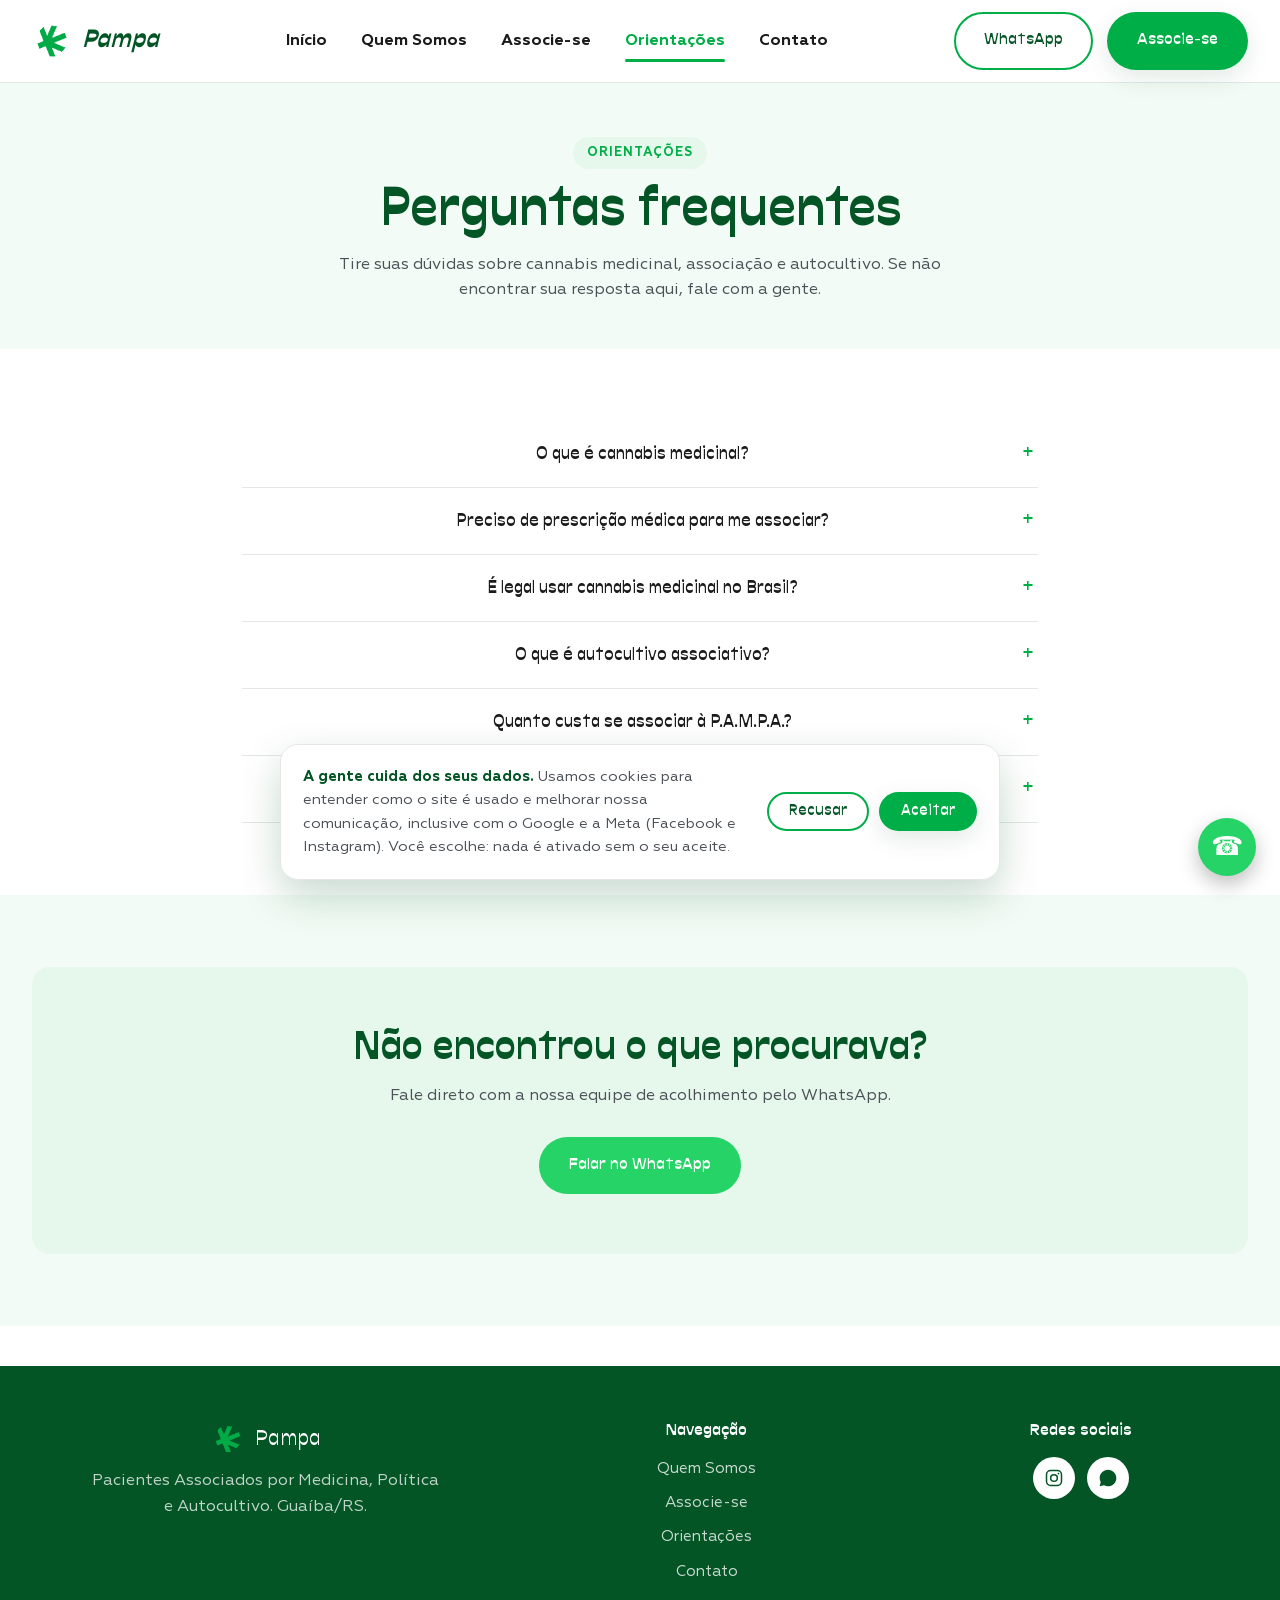
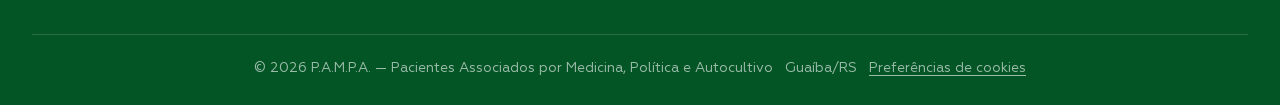
<file: orientacoes.html>
<!DOCTYPE html>
<html lang="pt-BR">
<head>
<!-- Consentimento padrão (LGPD): tudo negado até a pessoa aceitar no aviso de cookies -->
<script>window.dataLayer=window.dataLayer||[];function gtag(){dataLayer.push(arguments);}
gtag('consent','default',{ad_storage:'denied',analytics_storage:'denied',ad_user_data:'denied',ad_personalization:'denied',wait_for_update:500});
try{if(localStorage.getItem('pampa_cookies')==='aceito'){gtag('consent','update',{ad_storage:'granted',analytics_storage:'granted',ad_user_data:'granted',ad_personalization:'granted'});}}catch(e){}</script>
<!-- Google Tag Manager -->
<script>(function(w,d,s,l,i){w[l]=w[l]||[];w[l].push({'gtm.start':
new Date().getTime(),event:'gtm.js'});var f=d.getElementsByTagName(s)[0],
j=d.createElement(s),dl=l!='dataLayer'?'&l='+l:'';j.async=true;j.src=
'https://www.googletagmanager.com/gtm.js?id='+i+dl;f.parentNode.insertBefore(j,f);
})(window,document,'script','dataLayer','GTM-W8565SZV');</script>
<!-- End Google Tag Manager -->
<meta charset="UTF-8">
<meta name="viewport" content="width=device-width, initial-scale=1.0">
<title>Orientações sobre Cannabis Medicinal — P.A.M.P.A. | Guaíba, Porto Alegre e RS</title>
<meta name="description" content="Dúvidas sobre cannabis medicinal, prescrição, legislação e autocultivo associativo? Veja as orientações da P.A.M.P.A., associação canábica que atende Guaíba, Porto Alegre e todo o Rio Grande do Sul.">
<link rel="canonical" href="https://pampa.org.br/orientacoes.html">
<meta property="og:type" content="website">
<meta property="og:locale" content="pt_BR">
<meta property="og:site_name" content="P.A.M.P.A.">
<meta property="og:title" content="Orientações sobre Cannabis Medicinal — P.A.M.P.A. | Guaíba, Porto Alegre e RS">
<meta property="og:description" content="Dúvidas sobre cannabis medicinal, prescrição, legislação e autocultivo associativo? Veja as orientações da P.A.M.P.A.">
<meta property="og:url" content="https://pampa.org.br/orientacoes.html">
<meta property="og:image" content="https://pampa.org.br/images/logo-combo-verde.png">
<link rel="icon" href="images/symbol-verde.png" type="image/png">
<link rel="preconnect" href="https://fonts.googleapis.com">
<link href="https://fonts.googleapis.com/css2?family=Baloo+2:wght@500;600;700;800&family=Jost:wght@400;500;600&display=swap" rel="stylesheet">
<link rel="stylesheet" href="css/style.css?v=1df12fe3">
<script type="application/ld+json">
{
  "@context": "https://schema.org",
  "@type": "FAQPage",
  "mainEntity": [
    {
      "@type": "Question",
      "name": "O que é cannabis medicinal?",
      "acceptedAnswer": {
        "@type": "Answer",
        "text": "É a cannabis usada para cuidar da saúde — em óleos, extratos ou flores — com indicação e acompanhamento de um profissional habilitado. Não é moda nem milagre: é tratamento, com ciência por trás e evidências cada vez mais sólidas em condições como epilepsia, dor crônica e transtorno do espectro autista."
      }
    },
    {
      "@type": "Question",
      "name": "Preciso de prescrição médica para me associar?",
      "acceptedAnswer": {
        "@type": "Answer",
        "text": "Sim — e isso protege você. A prescrição de um médico ou outro profissional habilitado é o ponto de partida do cadastro. Ainda não tem? Sem problema: a gente indica profissionais parceiros que conhecem o tratamento."
      }
    },
    {
      "@type": "Question",
      "name": "É legal usar cannabis medicinal no Brasil?",
      "acceptedAnswer": {
        "@type": "Answer",
        "text": "Sim. Com prescrição, tratar-se com cannabis é legal — seja com produtos regularizados pela Anvisa, por importação autorizada ou por meio de associações de pacientes. E as associações deixaram de ser invisíveis: em 2026, a Anvisa publicou a RDC nº 1.014, que reconhece o cultivo e o preparo de derivados por entidades sem fins lucrativos, em pequena escala, só para associados, com controle de qualidade e rastreabilidade da semente ao frasco. É o modelo em que a P.A.M.P.A. acredita — e pelo qual trabalha todos os dias."
      }
    },
    {
      "@type": "Question",
      "name": "O que é autocultivo associativo?",
      "acceptedAnswer": {
        "@type": "Answer",
        "text": "É quando a própria associação cultiva a planta e produz os derivados para os seus associados — sem intermediários e sem lucro. O resultado é um tratamento mais acessível, de origem conhecida e com qualidade acompanhada de perto, em vez de depender só de produtos importados e caros."
      }
    },
    {
      "@type": "Question",
      "name": "Quanto custa se associar à P.A.M.P.A.?",
      "acceptedAnswer": {
        "@type": "Answer",
        "text": "O primeiro passo não custa nada: o acolhimento é sempre gratuito. Valores de contribuição e condições sociais a gente explica com calma pelo WhatsApp — afinal, acesso é a razão de a gente existir."
      }
    },
    {
      "@type": "Question",
      "name": "A P.A.M.P.A. atua em outras cidades além de Guaíba/RS?",
      "acceptedAnswer": {
        "@type": "Answer",
        "text": "Sim. Nossa sede é em Guaíba, mas acolhemos pacientes de Porto Alegre, da Região Metropolitana e de todo o Rio Grande do Sul — e recebemos cadastros de outros estados também. Chama a gente no WhatsApp que explicamos como funciona no seu caso."
      }
    }
  ]
}
</script>
</head>
<body>
<!-- Google Tag Manager (noscript) -->
<noscript><iframe src="https://www.googletagmanager.com/ns.html?id=GTM-W8565SZV"
height="0" width="0" style="display:none;visibility:hidden"></iframe></noscript>
<!-- End Google Tag Manager (noscript) -->

<header class="site-header">
  <div class="container">
    <a href="index.html" class="logo">
      <img src="images/symbol-verde.png" alt="Símbolo PAMPA">
      Pampa
    </a>
    <nav class="nav-links">
      <a href="index.html">Início</a>
      <a href="quem-somos.html">Quem Somos</a>
      <a href="associe-se.html">Associe-se</a>
      <a href="orientacoes.html">Orientações</a>
      <a href="contato.html">Contato</a>
    </nav>
    <div class="nav-cta">
      <a class="btn btn-secondary" href="https://wa.me/5551920012851?text=Ol%C3%A1%2C%20gostaria%20de%20falar%20com%20a%20P.A.M.P.A." target="_blank" rel="noopener">WhatsApp</a>
      <a class="btn btn-primary" href="associe-se.html">Associe-se</a>
    </div>
    <button class="menu-toggle" aria-label="Abrir menu"><span></span><span></span><span></span></button>
  </div>
</header>

<section class="page-hero">
  <div class="container">
    <span class="eyebrow">Orientações</span>
    <h1>Perguntas frequentes</h1>
    <p>Tire suas dúvidas sobre cannabis medicinal, associação e autocultivo. Se não encontrar sua resposta aqui, fale com a gente.</p>
  </div>
</section>

<section>
  <div class="container" style="max-width:860px">

    <div class="faq-item">
      <button class="faq-question"><span>O que é cannabis medicinal?</span><span class="sinal">+</span></button>
      <div class="faq-answer"><p>É a cannabis usada para cuidar da saúde — em óleos, extratos ou flores — com indicação e acompanhamento de um profissional habilitado. Não é moda nem milagre: é tratamento, com ciência por trás e evidências cada vez mais sólidas em condições como epilepsia, dor crônica e transtorno do espectro autista.</p></div>
    </div>

    <div class="faq-item">
      <button class="faq-question"><span>Preciso de prescrição médica para me associar?</span><span class="sinal">+</span></button>
      <div class="faq-answer"><p>Sim — e isso protege você. A prescrição de um médico ou outro profissional habilitado é o ponto de partida do cadastro. Ainda não tem? Sem problema: a gente indica profissionais parceiros que conhecem o tratamento.</p></div>
    </div>

    <div class="faq-item">
      <button class="faq-question"><span>É legal usar cannabis medicinal no Brasil?</span><span class="sinal">+</span></button>
      <div class="faq-answer"><p>Sim. Com prescrição, tratar-se com cannabis é legal — seja com produtos regularizados pela Anvisa, por importação autorizada ou por meio de associações de pacientes.</p><p>E as associações deixaram de ser invisíveis: em 2026, a Anvisa publicou a RDC nº 1.014, que reconhece o cultivo e o preparo de derivados por entidades sem fins lucrativos, em pequena escala, só para associados, com controle de qualidade e rastreabilidade da semente ao frasco. É o modelo em que a P.A.M.P.A. acredita — e pelo qual trabalha todos os dias.</p></div>
    </div>

    <div class="faq-item">
      <button class="faq-question"><span>O que é autocultivo associativo?</span><span class="sinal">+</span></button>
      <div class="faq-answer"><p>É quando a própria associação cultiva a planta e produz os derivados para os seus associados — sem intermediários e sem lucro. O resultado é um tratamento mais acessível, de origem conhecida e com qualidade acompanhada de perto, em vez de depender só de produtos importados e caros.</p></div>
    </div>

    <div class="faq-item">
      <button class="faq-question"><span>Quanto custa se associar à P.A.M.P.A.?</span><span class="sinal">+</span></button>
      <div class="faq-answer"><p>O primeiro passo não custa nada: o acolhimento é sempre gratuito. Valores de contribuição e condições sociais a gente explica com calma pelo WhatsApp — afinal, acesso é a razão de a gente existir.</p></div>
    </div>

    <div class="faq-item">
      <button class="faq-question"><span>A P.A.M.P.A. atua em outras cidades além de Guaíba/RS?</span><span class="sinal">+</span></button>
      <div class="faq-answer"><p>Sim. Nossa sede é em Guaíba, mas acolhemos pacientes de Porto Alegre, da Região Metropolitana e de todo o Rio Grande do Sul — e recebemos cadastros de outros estados também. Chama a gente no WhatsApp que explicamos como funciona no seu caso.</p></div>
    </div>

  </div>
</section>

<section class="section-alt">
  <div class="container">
    <div class="cta-final">
      <h2>Não encontrou o que procurava?</h2>
      <p>Fale direto com a nossa equipe de acolhimento pelo WhatsApp.</p>
      <div class="cta-actions">
        <a class="btn btn-whatsapp" href="https://wa.me/5551920012851?text=Ol%C3%A1%2C%20tenho%20uma%20d%C3%BAvida%20sobre%20a%20P.A.M.P.A." target="_blank" rel="noopener">Falar no WhatsApp</a>
      </div>
    </div>
  </div>
</section>

<footer class="site-footer">
  <div class="container">
    <div class="footer-grid">
      <div>
        <div class="footer-logo">
          <img src="images/symbol-verde.png" alt="Símbolo PAMPA">
          Pampa
        </div>
        <p style="max-width:32ch">Pacientes Associados por Medicina, Política e Autocultivo. Guaíba/RS.</p>
      </div>
      <div>
        <h4>Navegação</h4>
        <ul class="footer-links">
          <li><a href="quem-somos.html">Quem Somos</a></li>
          <li><a href="associe-se.html">Associe-se</a></li>
          <li><a href="orientacoes.html">Orientações</a></li>
          <li><a href="contato.html">Contato</a></li>
        </ul>
      </div>
      <div>
        <h4>Redes sociais</h4>
        <div class="social-row">
          <a href="https://www.instagram.com/pampa.associacao/" target="_blank" rel="noopener" aria-label="Instagram"><svg width="20" height="20" viewBox="0 0 24 24" fill="none" stroke="currentColor" stroke-width="1.8"><rect x="3" y="3" width="18" height="18" rx="5"/><circle cx="12" cy="12" r="4"/><circle cx="17.3" cy="6.7" r="1.1" fill="currentColor" stroke="none"/></svg></a>
          <a href="https://wa.me/5551920012851" target="_blank" rel="noopener" aria-label="WhatsApp"><svg width="20" height="20" viewBox="0 0 24 24" fill="currentColor"><path d="M12.001 2C6.478 2 2 6.477 2 12c0 1.77.464 3.436 1.276 4.877L2 22l5.253-1.257A9.96 9.96 0 0 0 12.001 22C17.524 22 22 17.523 22 12S17.524 2 12.001 2Zm5.471 12.382c-.297-.149-1.758-.867-2.03-.967-.273-.099-.471-.148-.67.15-.197.297-.767.966-.94 1.164-.173.199-.347.223-.644.075-.297-.15-1.255-.463-2.39-1.475-.883-.788-1.48-1.761-1.653-2.059-.173-.297-.018-.458.13-.606.134-.133.298-.347.446-.52.149-.174.198-.298.298-.497.099-.198.05-.371-.025-.52-.075-.149-.669-1.612-.916-2.207-.242-.579-.487-.5-.669-.51-.173-.008-.371-.01-.57-.01-.198 0-.52.074-.792.372-.272.297-1.04 1.016-1.04 2.479 0 1.462 1.065 2.875 1.213 3.074.149.198 2.095 3.2 5.076 4.487.709.306 1.262.489 1.694.625.712.227 1.36.195 1.872.118.571-.085 1.163-.719 1.411-1.413.248-.694.248-1.289.173-1.413-.074-.124-.272-.198-.57-.347Z"/></svg></a>
        </div>
      </div>
    </div>
    <div class="footer-bottom">
      <span>© 2026 P.A.M.P.A. — Pacientes Associados por Medicina, Política e Autocultivo</span>
      <span>Guaíba/RS</span>
    </div>
  </div>
</footer>

<a class="whatsapp-float" href="https://wa.me/5551920012851?text=Ol%C3%A1%2C%20gostaria%20de%20falar%20com%20a%20P.A.M.P.A." target="_blank" rel="noopener" aria-label="Falar no WhatsApp">☎</a>

<script src="js/main.js?v=1fa8ea58"></script>
</body>
</html>
</file>
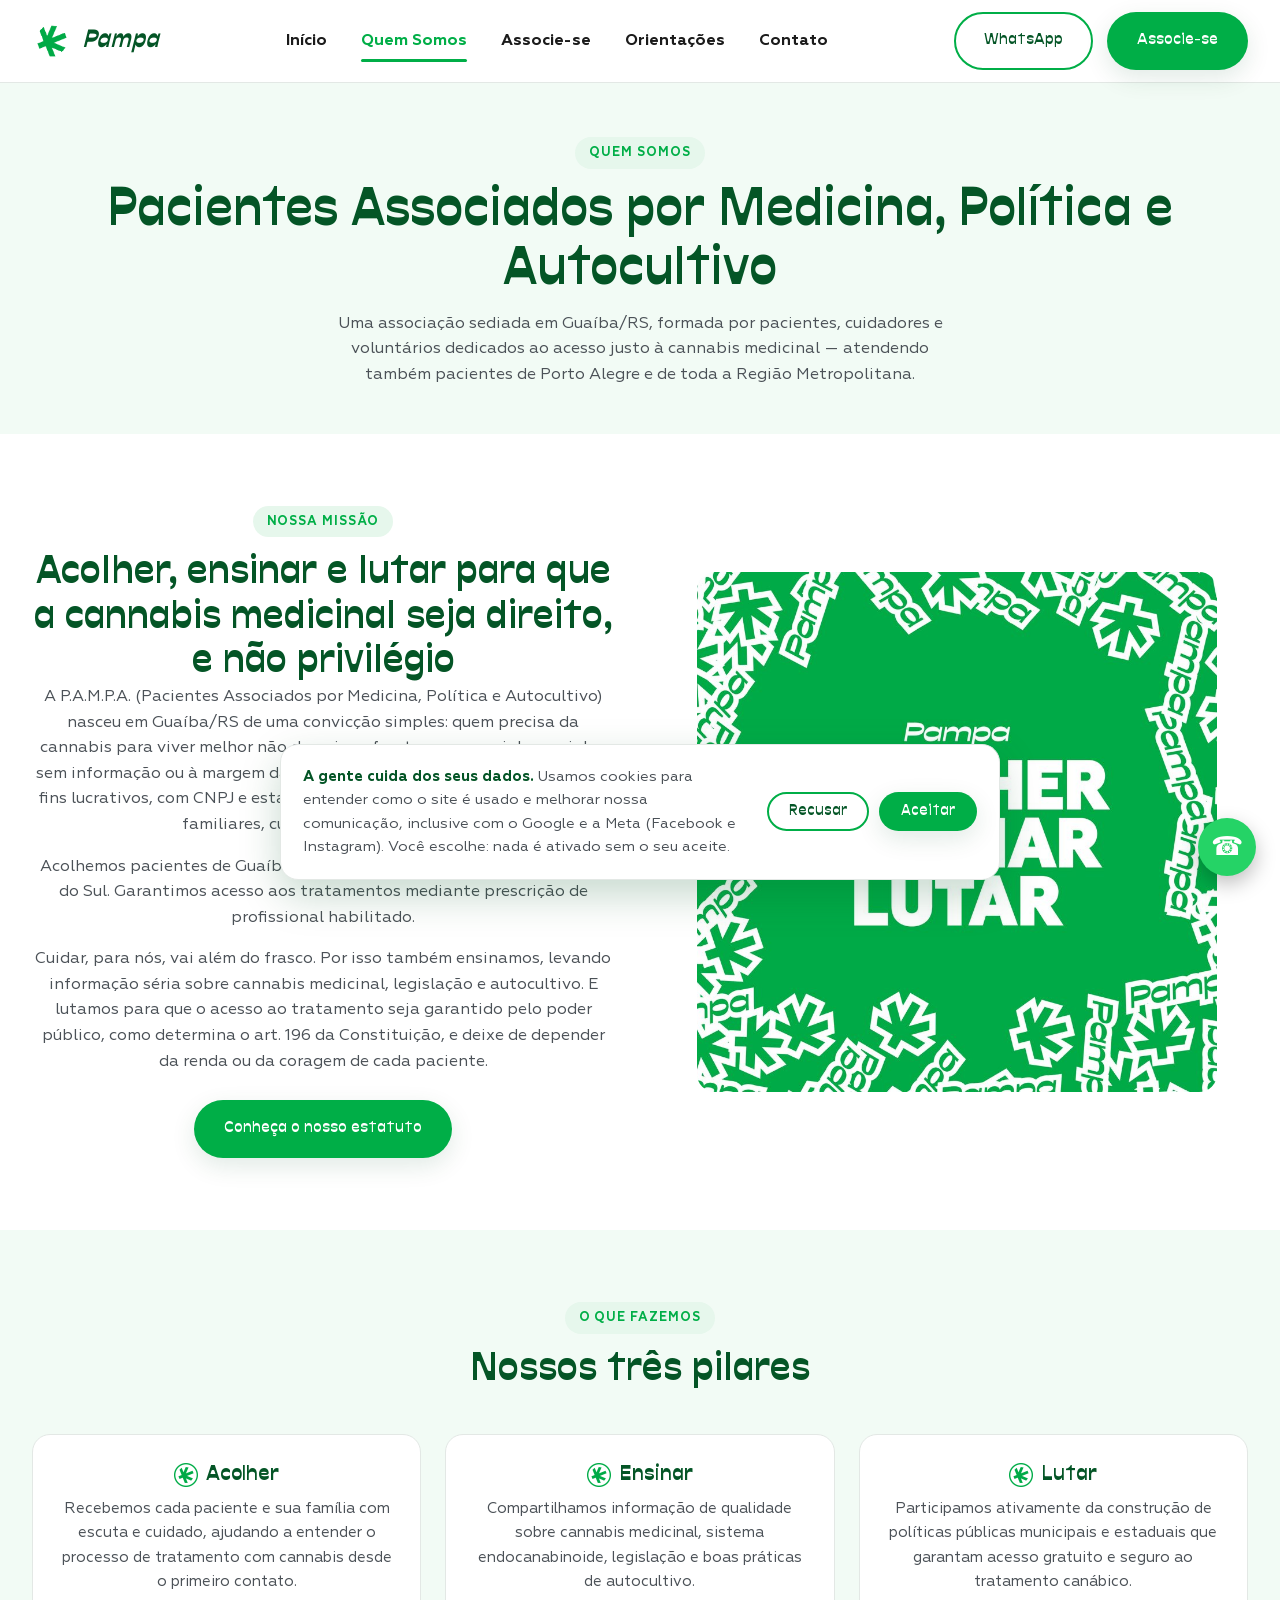
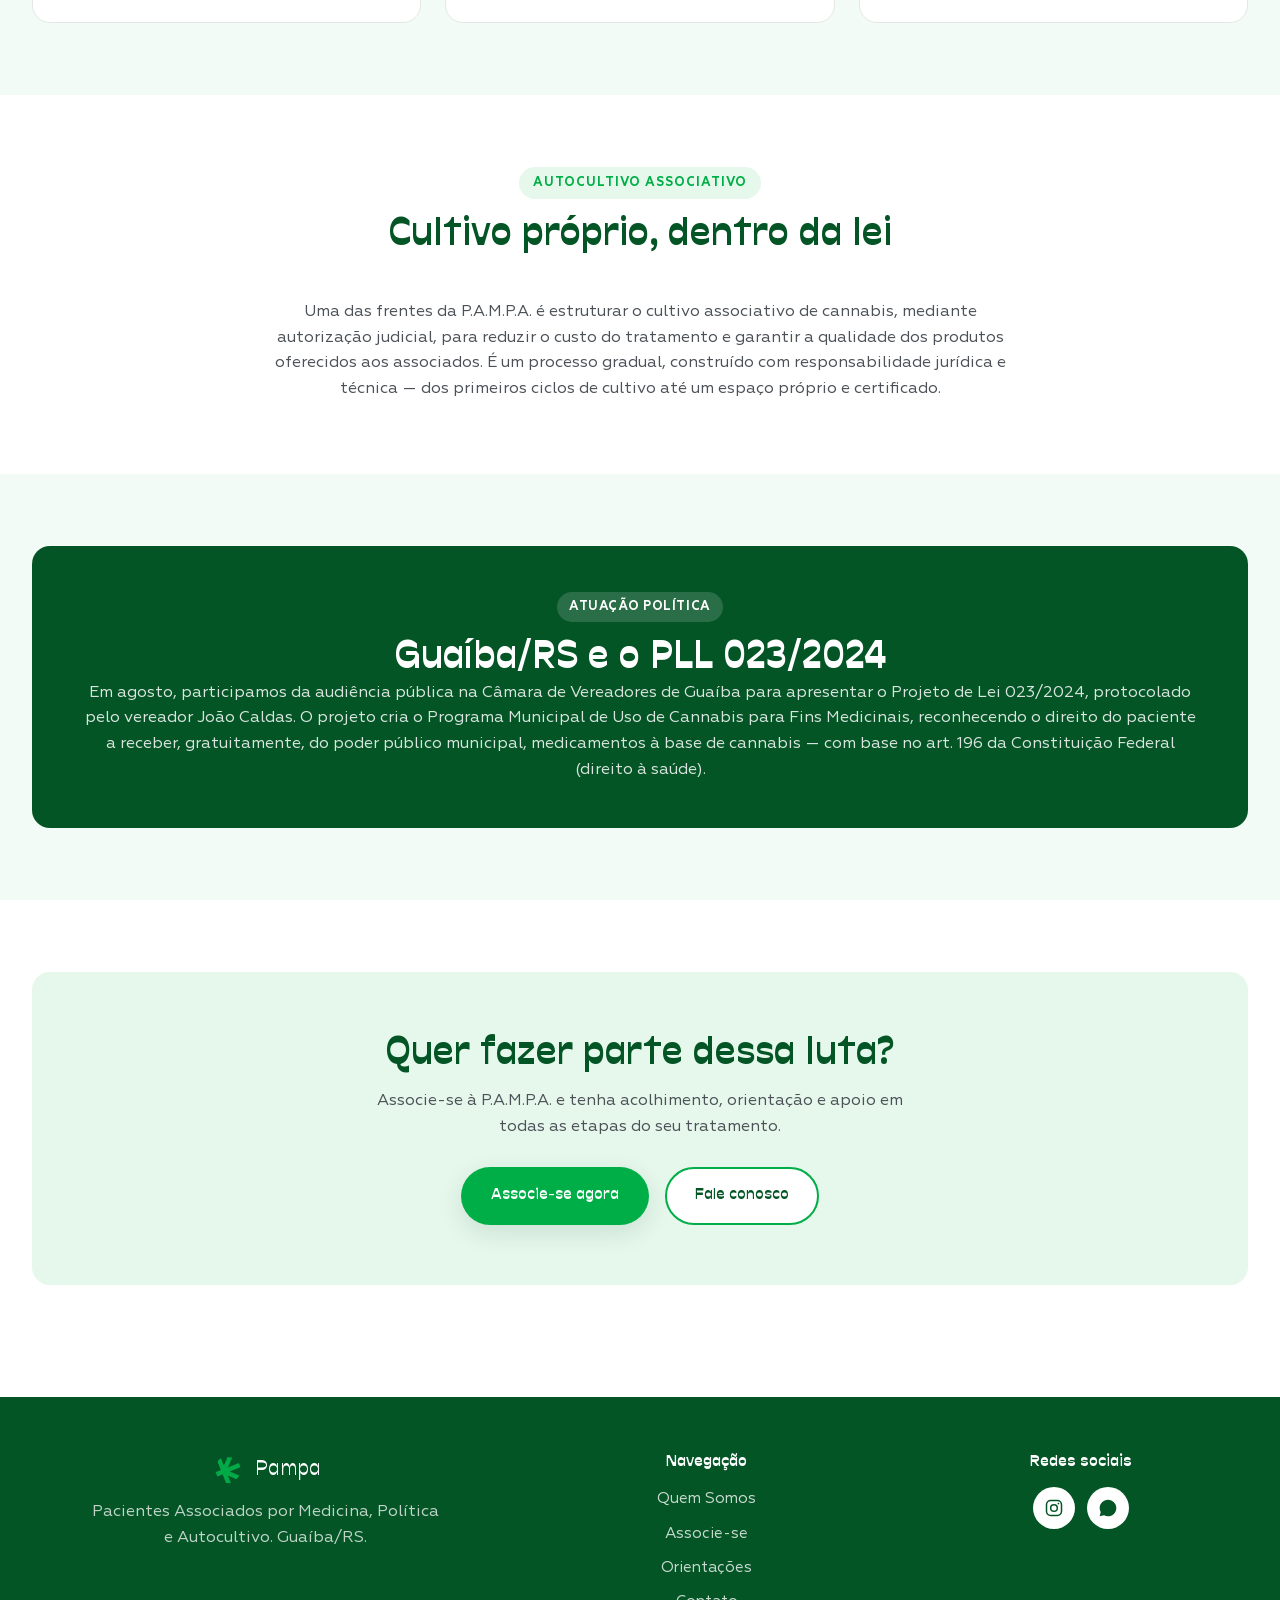
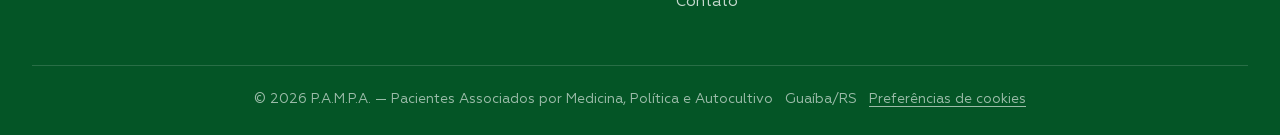
<file: quem-somos.html>
<!DOCTYPE html>
<html lang="pt-BR">
<head>
<!-- Consentimento padrão (LGPD): tudo negado até a pessoa aceitar no aviso de cookies -->
<script>window.dataLayer=window.dataLayer||[];function gtag(){dataLayer.push(arguments);}
gtag('consent','default',{ad_storage:'denied',analytics_storage:'denied',ad_user_data:'denied',ad_personalization:'denied',wait_for_update:500});
try{if(localStorage.getItem('pampa_cookies')==='aceito'){gtag('consent','update',{ad_storage:'granted',analytics_storage:'granted',ad_user_data:'granted',ad_personalization:'granted'});}}catch(e){}</script>
<!-- Google Tag Manager -->
<script>(function(w,d,s,l,i){w[l]=w[l]||[];w[l].push({'gtm.start':
new Date().getTime(),event:'gtm.js'});var f=d.getElementsByTagName(s)[0],
j=d.createElement(s),dl=l!='dataLayer'?'&l='+l:'';j.async=true;j.src=
'https://www.googletagmanager.com/gtm.js?id='+i+dl;f.parentNode.insertBefore(j,f);
})(window,document,'script','dataLayer','GTM-W8565SZV');</script>
<!-- End Google Tag Manager -->
<meta charset="UTF-8">
<meta name="viewport" content="width=device-width, initial-scale=1.0">
<title>Quem Somos — Associação de Pacientes de Cannabis P.A.M.P.A. | Guaíba e Porto Alegre, RS</title>
<meta name="description" content="Conheça a história e a missão da P.A.M.P.A., associação de cannabis medicinal (associação canábica) sediada em Guaíba/RS que atende Porto Alegre, a Região Metropolitana e todo o Rio Grande do Sul.">
<link rel="canonical" href="https://pampa.org.br/quem-somos.html">
<meta property="og:type" content="website">
<meta property="og:locale" content="pt_BR">
<meta property="og:site_name" content="P.A.M.P.A.">
<meta property="og:title" content="Quem Somos — Associação de Pacientes de Cannabis P.A.M.P.A. | Guaíba e Porto Alegre, RS">
<meta property="og:description" content="Conheça a história, a missão e a atuação política da P.A.M.P.A., associação de pacientes de cannabis medicinal que atende Guaíba, Porto Alegre e a Região Metropolitana.">
<meta property="og:url" content="https://pampa.org.br/quem-somos.html">
<meta property="og:image" content="https://pampa.org.br/images/logo-combo-verde.png">
<link rel="icon" href="images/symbol-verde.png" type="image/png">
<link rel="preconnect" href="https://fonts.googleapis.com">
<link href="https://fonts.googleapis.com/css2?family=Baloo+2:wght@500;600;700;800&family=Jost:wght@400;500;600&display=swap" rel="stylesheet">
<link rel="stylesheet" href="css/style.css?v=1df12fe3">
<script type="application/ld+json">
{
  "@context": "https://schema.org",
  "@type": "NGO",
  "name": "P.A.M.P.A. — Pacientes Associados por Medicina, Política e Autocultivo",
  "alternateName": "P.A.M.P.A.",
  "url": "https://pampa.org.br/",
  "logo": "https://pampa.org.br/images/logo-combo-verde.png",
  "description": "Associação de pacientes de cannabis medicinal em Guaíba, Rio Grande do Sul, oferecendo acolhimento, orientação e autocultivo associativo.",
  "address": {
    "@type": "PostalAddress",
    "addressLocality": "Guaíba",
    "addressRegion": "RS",
    "addressCountry": "BR"
  },
  "areaServed": [
    {
      "@type": "City",
      "name": "Guaíba"
    },
    {
      "@type": "City",
      "name": "Porto Alegre"
    },
    {
      "@type": "AdministrativeArea",
      "name": "Região Metropolitana de Porto Alegre"
    },
    {
      "@type": "State",
      "name": "Rio Grande do Sul"
    }
  ],
  "telephone": "+55-51-92001-2851",
  "email": "associacao@pampa.org.br",
  "sameAs": [
    "https://www.instagram.com/pampa.associacao/",
    "https://wa.me/5551920012851"
  ]
}
</script>
</head>
<body>
<!-- Google Tag Manager (noscript) -->
<noscript><iframe src="https://www.googletagmanager.com/ns.html?id=GTM-W8565SZV"
height="0" width="0" style="display:none;visibility:hidden"></iframe></noscript>
<!-- End Google Tag Manager (noscript) -->

<header class="site-header">
  <div class="container">
    <a href="index.html" class="logo">
      <img src="images/symbol-verde.png" alt="Símbolo PAMPA">
      Pampa
    </a>
    <nav class="nav-links">
      <a href="index.html">Início</a>
      <a href="quem-somos.html">Quem Somos</a>
      <a href="associe-se.html">Associe-se</a>
      <a href="orientacoes.html">Orientações</a>
      <a href="contato.html">Contato</a>
    </nav>
    <div class="nav-cta">
      <a class="btn btn-secondary" href="https://wa.me/5551920012851?text=Ol%C3%A1%2C%20gostaria%20de%20falar%20com%20a%20P.A.M.P.A." target="_blank" rel="noopener">WhatsApp</a>
      <a class="btn btn-primary" href="associe-se.html">Associe-se</a>
    </div>
    <button class="menu-toggle" aria-label="Abrir menu"><span></span><span></span><span></span></button>
  </div>
</header>

<section class="page-hero">
  <div class="container">
    <span class="eyebrow">Quem somos</span>
    <h1>Pacientes Associados por Medicina, Política e Autocultivo</h1>
    <p>Uma associação sediada em Guaíba/RS, formada por pacientes, cuidadores e voluntários dedicados ao acesso justo à cannabis medicinal — atendendo também pacientes de Porto Alegre e de toda a Região Metropolitana.</p>
  </div>
</section>

<section>
  <div class="container two-col">
    <div>
      <span class="eyebrow">Nossa missão</span>
      <h2>Acolher, ensinar e lutar para que a cannabis medicinal seja direito, e não privilégio</h2>
      <p style="margin-bottom:16px">A P.A.M.P.A. (Pacientes Associados por Medicina, Política e Autocultivo) nasceu em Guaíba/RS de uma convicção simples: quem precisa da cannabis para viver melhor não deveria enfrentar esse caminho sozinho, sem informação ou à margem da lei. Somos uma associação canábica sem fins lucrativos, com CNPJ e estatuto registrados, formada por pacientes, familiares, cuidadores e voluntários.</p>
      <p style="margin-bottom:16px">Acolhemos pacientes de Guaíba, de Porto Alegre e de todo o Rio Grande do Sul. Garantimos acesso aos tratamentos mediante prescrição de profissional habilitado.</p>
      <p>Cuidar, para nós, vai além do frasco. Por isso também ensinamos, levando informação séria sobre cannabis medicinal, legislação e autocultivo. E lutamos para que o acesso ao tratamento seja garantido pelo poder público, como determina o art. 196 da Constituição, e deixe de depender da renda ou da coragem de cada paciente.</p>
      <div class="cta-actions" style="margin-top:26px">
        <a class="btn btn-primary" href="docs/estatuto-pampa.pdf" target="_blank" rel="noopener">Conheça o nosso estatuto</a>
      </div>
    </div>
    <img class="img-missao" src="images/acolher-ensinar-lutar.jpg" alt="Acolher, ensinar, lutar — arte da P.A.M.P.A." width="900" height="900" loading="lazy">
  </div>
</section>

<section class="section-alt">
  <div class="container">
    <div class="section-head center">
      <span class="eyebrow">O que fazemos</span>
      <h2>Nossos três pilares</h2>
    </div>
    <div class="cards-grid">
      <div class="card">
        <h3 class="titulo-com-simbolo"><img class="simbolo-titulo" src="images/simbolo-circulo.png" alt="" aria-hidden="true">Acolher</h3>
        <p>Recebemos cada paciente e sua família com escuta e cuidado, ajudando a entender o processo de tratamento com cannabis desde o primeiro contato.</p>
      </div>
      <div class="card">
        <h3 class="titulo-com-simbolo"><img class="simbolo-titulo" src="images/simbolo-circulo.png" alt="" aria-hidden="true">Ensinar</h3>
        <p>Compartilhamos informação de qualidade sobre cannabis medicinal, sistema endocanabinoide, legislação e boas práticas de autocultivo.</p>
      </div>
      <div class="card">
        <h3 class="titulo-com-simbolo"><img class="simbolo-titulo" src="images/simbolo-circulo.png" alt="" aria-hidden="true">Lutar</h3>
        <p>Participamos ativamente da construção de políticas públicas municipais e estaduais que garantam acesso gratuito e seguro ao tratamento canábico.</p>
      </div>
    </div>
  </div>
</section>

<section>
  <div class="container">
    <div class="section-head">
      <span class="eyebrow">Autocultivo associativo</span>
      <h2>Cultivo próprio, dentro da lei</h2>
    </div>
    <p style="max-width:70ch">Uma das frentes da P.A.M.P.A. é estruturar o cultivo associativo de cannabis, mediante autorização judicial, para reduzir o custo do tratamento e garantir a qualidade dos produtos oferecidos aos associados. É um processo gradual, construído com responsabilidade jurídica e técnica — dos primeiros ciclos de cultivo até um espaço próprio e certificado.</p>
  </div>
</section>

<section class="section-alt">
  <div class="container">
    <div class="destaque" style="grid-template-columns: 1fr;">
      <div>
        <span class="tag">Atuação política</span>
        <h2>Guaíba/RS e o PLL 023/2024</h2>
        <p>Em agosto, participamos da audiência pública na Câmara de Vereadores de Guaíba para apresentar o Projeto de Lei 023/2024, protocolado pelo vereador João Caldas. O projeto cria o Programa Municipal de Uso de Cannabis para Fins Medicinais, reconhecendo o direito do paciente a receber, gratuitamente, do poder público municipal, medicamentos à base de cannabis — com base no art. 196 da Constituição Federal (direito à saúde).</p>
      </div>
    </div>
  </div>
</section>

<section>
  <div class="container">
    <div class="cta-final">
      <h2>Quer fazer parte dessa luta?</h2>
      <p>Associe-se à P.A.M.P.A. e tenha acolhimento, orientação e apoio em todas as etapas do seu tratamento.</p>
      <div class="cta-actions">
        <a class="btn btn-primary" href="associe-se.html">Associe-se agora</a>
        <a class="btn btn-secondary" href="contato.html">Fale conosco</a>
      </div>
    </div>
  </div>
</section>

<footer class="site-footer">
  <div class="container">
    <div class="footer-grid">
      <div>
        <div class="footer-logo">
          <img src="images/symbol-verde.png" alt="Símbolo PAMPA">
          Pampa
        </div>
        <p style="max-width:32ch">Pacientes Associados por Medicina, Política e Autocultivo. Guaíba/RS.</p>
      </div>
      <div>
        <h4>Navegação</h4>
        <ul class="footer-links">
          <li><a href="quem-somos.html">Quem Somos</a></li>
          <li><a href="associe-se.html">Associe-se</a></li>
          <li><a href="orientacoes.html">Orientações</a></li>
          <li><a href="contato.html">Contato</a></li>
        </ul>
      </div>
      <div>
        <h4>Redes sociais</h4>
        <div class="social-row">
          <a href="https://www.instagram.com/pampa.associacao/" target="_blank" rel="noopener" aria-label="Instagram"><svg width="20" height="20" viewBox="0 0 24 24" fill="none" stroke="currentColor" stroke-width="1.8"><rect x="3" y="3" width="18" height="18" rx="5"/><circle cx="12" cy="12" r="4"/><circle cx="17.3" cy="6.7" r="1.1" fill="currentColor" stroke="none"/></svg></a>
          <a href="https://wa.me/5551920012851" target="_blank" rel="noopener" aria-label="WhatsApp"><svg width="20" height="20" viewBox="0 0 24 24" fill="currentColor"><path d="M12.001 2C6.478 2 2 6.477 2 12c0 1.77.464 3.436 1.276 4.877L2 22l5.253-1.257A9.96 9.96 0 0 0 12.001 22C17.524 22 22 17.523 22 12S17.524 2 12.001 2Zm5.471 12.382c-.297-.149-1.758-.867-2.03-.967-.273-.099-.471-.148-.67.15-.197.297-.767.966-.94 1.164-.173.199-.347.223-.644.075-.297-.15-1.255-.463-2.39-1.475-.883-.788-1.48-1.761-1.653-2.059-.173-.297-.018-.458.13-.606.134-.133.298-.347.446-.52.149-.174.198-.298.298-.497.099-.198.05-.371-.025-.52-.075-.149-.669-1.612-.916-2.207-.242-.579-.487-.5-.669-.51-.173-.008-.371-.01-.57-.01-.198 0-.52.074-.792.372-.272.297-1.04 1.016-1.04 2.479 0 1.462 1.065 2.875 1.213 3.074.149.198 2.095 3.2 5.076 4.487.709.306 1.262.489 1.694.625.712.227 1.36.195 1.872.118.571-.085 1.163-.719 1.411-1.413.248-.694.248-1.289.173-1.413-.074-.124-.272-.198-.57-.347Z"/></svg></a>
        </div>
      </div>
    </div>
    <div class="footer-bottom">
      <span>© 2026 P.A.M.P.A. — Pacientes Associados por Medicina, Política e Autocultivo</span>
      <span>Guaíba/RS</span>
    </div>
  </div>
</footer>

<a class="whatsapp-float" href="https://wa.me/5551920012851?text=Ol%C3%A1%2C%20gostaria%20de%20falar%20com%20a%20P.A.M.P.A." target="_blank" rel="noopener" aria-label="Falar no WhatsApp">☎</a>

<script src="js/main.js?v=1fa8ea58"></script>
</body>
</html>
</file>
<file: css/style.css>
/* ============================================
   P.A.M.P.A. — Pacientes Associados por Medicina,
   Política e Autocultivo
   Folha de estilos principal
   ============================================ */

@font-face {
  font-family: 'Antipol';
  src: url('../fonts/antipol_vf.otf') format('opentype');
  font-weight: 400 800;
  font-display: swap;
}
@font-face {
  font-family: 'Geometria';
  src: url('../fonts/geometria-regular.ttf') format('truetype');
  font-weight: 400;
  font-display: swap;
}
@font-face {
  font-family: 'Geometria';
  src: url('../fonts/geometria-medium.ttf') format('truetype');
  font-weight: 500;
  font-display: swap;
}
@font-face {
  font-family: 'Geometria';
  src: url('../fonts/geometria-bold.ttf') format('truetype');
  font-weight: 700;
  font-display: swap;
}
@font-face {
  font-family: 'Geometria';
  src: url('../fonts/geometria-extrabold.ttf') format('truetype');
  font-weight: 800;
  font-display: swap;
}

:root {
  --verde-pampa: #00AE47;
  --verde-escuro: #067A34;
  --verde-mais-escuro: #045526;
  --verde-claro: #E6F7EC;
  --verde-claro2: #F2FBF5;
  --preto: #1B1B1B;
  --cinza-texto: #4B5157;
  --cinza-claro: #8A9199;
  --branco: #FFFFFF;
  --borda: #E3E8E5;

  --fonte-titulo: 'Antipol', 'Baloo 2', 'Segoe UI', sans-serif;
  --fonte-texto: 'Geometria', 'Jost', 'Segoe UI', sans-serif;

  --sombra: 0 8px 24px rgba(4, 85, 38, 0.12);
  --raio: 18px;
}

* { box-sizing: border-box; margin: 0; padding: 0; }

html { scroll-behavior: smooth; }

body {
  font-family: var(--fonte-texto);
  color: var(--preto);
  background: var(--branco);
  line-height: 1.6;
  overflow-x: hidden;
}

img { max-width: 100%; display: block; }

a { color: inherit; text-decoration: none; }

ul { list-style: none; }

h1, h2, h3, h4 {
  font-family: var(--fonte-titulo);
  font-weight: 700;
  line-height: 1.15;
  color: var(--verde-mais-escuro);
}

h1 { font-size: clamp(2.1rem, 4vw, 3.4rem); }
h2 { font-size: clamp(1.7rem, 3vw, 2.4rem); }
h3 { font-size: 1.3rem; }

p { color: var(--cinza-texto); }

.container {
  width: 100%;
  max-width: 1280px;
  margin: 0 auto;
  padding: 0 32px;
}

.eyebrow {
  display: inline-block;
  font-weight: 600;
  letter-spacing: 0.08em;
  text-transform: uppercase;
  font-size: 0.78rem;
  color: var(--verde-pampa);
  background: var(--verde-claro);
  padding: 6px 14px;
  border-radius: 999px;
  margin-bottom: 14px;
}

/* ---------- Botões ---------- */
.btn {
  display: inline-flex;
  align-items: center;
  gap: 8px;
  font-family: var(--fonte-titulo);
  font-weight: 600;
  font-size: 1rem;
  padding: 14px 28px;
  border-radius: 999px;
  border: 2px solid transparent;
  cursor: pointer;
  transition: transform 0.15s ease, box-shadow 0.15s ease, background 0.15s ease;
}

.btn:hover { transform: translateY(-2px); }

.btn-primary {
  background: var(--verde-pampa);
  color: var(--branco);
  box-shadow: var(--sombra);
}
.btn-primary:hover { background: var(--verde-escuro); }

.btn-secondary {
  background: var(--branco);
  color: var(--verde-mais-escuro);
  border-color: var(--verde-pampa);
}
.btn-secondary:hover { background: var(--verde-claro); }

.btn-whatsapp {
  background: #25D366;
  color: var(--branco);
}
.btn-whatsapp:hover { background: #1DA851; }

.btn-block { width: 100%; justify-content: center; }

/* ---------- Header ---------- */
.site-header {
  position: sticky;
  top: 0;
  z-index: 100;
  background: rgba(255, 255, 255, 0.92);
  backdrop-filter: blur(8px);
  border-bottom: 1px solid var(--borda);
}

.site-header .container {
  display: flex;
  align-items: center;
  justify-content: space-between;
  height: 82px;
}

.logo {
  display: flex;
  align-items: center;
  gap: 10px;
  font-family: var(--fonte-titulo);
  font-weight: 700;
  font-style: italic;
  font-size: 1.5rem;
  color: var(--verde-mais-escuro);
}
.logo img { height: 40px; width: auto; font-style: normal; }

.nav-links {
  display: flex;
  align-items: center;
  gap: 34px;
}
.nav-links a {
  font-weight: 600;
  font-size: 0.98rem;
  color: var(--preto);
  position: relative;
  padding: 6px 0;
}
.nav-links a.active,
.nav-links a:hover { color: var(--verde-pampa); }

.nav-links a.active::after {
  content: "";
  position: absolute;
  bottom: -2px;
  left: 0;
  right: 0;
  height: 3px;
  background: var(--verde-pampa);
  border-radius: 3px;
}

.nav-cta { display: flex; align-items: center; gap: 14px; }

.menu-toggle {
  display: none;
  flex-direction: column;
  gap: 5px;
  background: none;
  border: none;
  cursor: pointer;
  padding: 6px;
}
.menu-toggle span {
  width: 26px;
  height: 3px;
  background: var(--verde-mais-escuro);
  border-radius: 3px;
}

/* ---------- Hero ---------- */
.hero {
  background: linear-gradient(180deg, var(--verde-claro2) 0%, var(--branco) 100%);
  padding: 72px 0 60px;
}
.hero .container {
  display: grid;
  grid-template-columns: 1.1fr 0.9fr;
  gap: 48px;
  align-items: center;
}
.hero h1 { margin-bottom: 18px; }
.hero p.lead {
  font-size: 1.15rem;
  max-width: 46ch;
  margin-bottom: 30px;
}
.hero-actions {
  display: flex;
  gap: 16px;
  flex-wrap: wrap;
}
.hero-visual {
  position: relative;
  display: flex;
  align-items: center;
  justify-content: center;
}
.hero-visual .badge-circle {
  width: min(360px, 80vw);
}
.pillars-strip {
  margin-top: 46px;
  display: grid;
  grid-template-columns: repeat(3, 1fr);
  gap: 18px;
}
.pillar-card {
  background: var(--branco);
  border: 1px solid var(--borda);
  border-radius: var(--raio);
  padding: 22px 20px;
  text-align: left;
}
.pillar-card .icone {
  width: 42px; height: 42px;
  margin-bottom: 12px;
}
.pillar-card h3 { margin-bottom: 6px; font-size: 1.1rem; }
.pillar-card p { font-size: 0.94rem; margin: 0; }

/* ---------- Sections genéricas ---------- */
section { padding: 72px 0; }
.section-alt { background: var(--verde-claro2); }
.section-head { max-width: 640px; margin-bottom: 42px; }
.section-head.center { margin-left: auto; margin-right: auto; text-align: center; }

/* ---------- Quem somos preview / grid 2 col ---------- */
.two-col {
  display: grid;
  grid-template-columns: 1fr 1fr;
  gap: 52px;
  align-items: center;
}
.two-col img, .two-col .placeholder-img {
  border-radius: var(--raio);
  width: 100%;
}
.placeholder-img {
  aspect-ratio: 4/3;
  background: var(--verde-claro);
  display: flex;
  align-items: center;
  justify-content: center;
}
.placeholder-img img { width: 45%; }

/* ---------- Passos ---------- */
.steps {
  display: grid;
  grid-template-columns: repeat(3, 1fr);
  gap: 26px;
}
.step-card {
  background: var(--branco);
  border: 1px solid var(--borda);
  border-radius: var(--raio);
  padding: 30px 24px;
  position: relative;
}
.step-num {
  width: 40px; height: 40px;
  border-radius: 50%;
  background: var(--verde-pampa);
  color: var(--branco);
  font-family: var(--fonte-titulo);
  font-weight: 700;
  display: flex; align-items: center; justify-content: center;
  margin-bottom: 16px;
}
.step-card h3 { margin-bottom: 8px; }
.step-card p { font-size: 0.95rem; margin: 0; }

/* ---------- Destaque político ---------- */
.destaque {
  background: var(--verde-mais-escuro);
  color: var(--branco);
  border-radius: var(--raio);
  padding: 46px;
  display: grid;
  grid-template-columns: 1fr 1fr;
  gap: 36px;
  align-items: center;
}
.destaque h2, .destaque h3 { color: var(--branco); }
.destaque p { color: rgba(255,255,255,0.85); }
.destaque .tag {
  display: inline-block;
  background: rgba(255,255,255,0.15);
  padding: 5px 12px;
  border-radius: 999px;
  font-size: 0.78rem;
  font-weight: 600;
  letter-spacing: 0.05em;
  text-transform: uppercase;
  margin-bottom: 14px;
}

/* ---------- Cards genéricos ---------- */
.cards-grid {
  display: grid;
  grid-template-columns: repeat(auto-fit, minmax(240px, 1fr));
  gap: 24px;
}
.card {
  background: var(--branco);
  border: 1px solid var(--borda);
  border-radius: var(--raio);
  padding: 28px 24px;
}
.card h3 { margin-bottom: 10px; }
.card p { font-size: 0.95rem; margin: 0; }

/* ---------- FAQ / Acordeão ---------- */
.faq-item {
  border-bottom: 1px solid var(--borda);
}
.faq-question {
  width: 100%;
  text-align: left;
  background: none;
  border: none;
  padding: 22px 4px;
  font-family: var(--fonte-titulo);
  font-weight: 600;
  font-size: 1.05rem;
  color: var(--preto);
  display: flex;
  justify-content: space-between;
  align-items: center;
  cursor: pointer;
}
.faq-question .sinal {
  font-size: 1.4rem;
  color: var(--verde-pampa);
  transition: transform 0.2s ease;
  flex-shrink: 0;
  margin-left: 16px;
}
.faq-item.aberto .faq-question .sinal { transform: rotate(45deg); }
.faq-answer {
  max-height: 0;
  overflow: hidden;
  transition: max-height 0.25s ease;
}
.faq-answer p { padding: 0 4px 22px; font-size: 0.97rem; }

/* ---------- Formulário / Contato ---------- */
.form-box {
  background: var(--branco);
  border: 1px solid var(--borda);
  border-radius: var(--raio);
  padding: 34px;
  box-shadow: var(--sombra);
}
.form-row { margin-bottom: 18px; }
.form-row label {
  display: block;
  font-weight: 600;
  font-size: 0.9rem;
  margin-bottom: 6px;
}
.form-row input,
.form-row select,
.form-row textarea {
  width: 100%;
  padding: 12px 14px;
  border: 1.5px solid var(--borda);
  border-radius: 10px;
  font-family: var(--fonte-texto);
  font-size: 0.98rem;
  background: var(--branco);
}
.form-row input:focus,
.form-row select:focus,
.form-row textarea:focus {
  outline: none;
  border-color: var(--verde-pampa);
}
.form-hint { font-size: 0.85rem; color: var(--cinza-claro); margin-top: 6px; }

.contact-grid {
  display: grid;
  grid-template-columns: 1fr 1fr;
  gap: 44px;
}
.contact-info-item {
  display: flex;
  gap: 16px;
  margin-bottom: 26px;
}
.contact-info-item .ico {
  width: 46px; height: 46px;
  border-radius: 12px;
  background: var(--verde-claro);
  color: var(--verde-pampa);
  display: flex; align-items: center; justify-content: center;
  flex-shrink: 0;
  font-size: 1.3rem;
}
.contact-info-item h3 { font-size: 1rem; margin-bottom: 2px; }
.contact-info-item p { margin: 0; font-size: 0.95rem; }

.social-row { display: flex; gap: 12px; margin-top: 8px; }
.social-row a {
  width: 42px; height: 42px;
  border-radius: 50%;
  background: var(--verde-claro);
  color: var(--verde-mais-escuro);
  display: flex; align-items: center; justify-content: center;
  font-weight: 700;
  font-size: 0.85rem;
  transition: background 0.15s ease, color 0.15s ease;
}
.social-row a:hover { background: var(--verde-pampa); color: var(--branco); }

/* Versão do bloco de redes sociais sobre fundo escuro (rodapé) precisa de mais contraste */
.site-footer .social-row a {
  background: var(--branco);
  color: var(--verde-mais-escuro);
}
.site-footer .social-row a:hover { background: var(--verde-pampa); color: var(--branco); }

/* ---------- Aviso ---------- */
.aviso {
  background: #FFF7E0;
  border: 1px solid #F0D98C;
  border-radius: var(--raio);
  padding: 22px 26px;
  font-size: 0.95rem;
  color: #6B5A12;
}
.aviso strong { color: #4d3f0c; }

/* ---------- CTA final ---------- */
.cta-final {
  text-align: center;
  background: var(--verde-claro);
  border-radius: var(--raio);
  padding: 60px 30px;
}
.cta-final h2 { margin-bottom: 12px; }
.cta-final p { max-width: 50ch; margin: 0 auto 28px; }
.cta-actions { display: flex; gap: 16px; justify-content: center; flex-wrap: wrap; }

/* ---------- Footer ---------- */
.site-footer {
  background: var(--verde-mais-escuro);
  color: rgba(255,255,255,0.85);
  padding: 56px 0 26px;
  margin-top: 40px;
}
.footer-grid {
  display: grid;
  grid-template-columns: 1.4fr 1fr 1fr;
  gap: 40px;
  margin-bottom: 40px;
}
.footer-logo {
  display: flex; align-items: center; gap: 10px;
  font-family: var(--fonte-titulo);
  font-size: 1.3rem;
  color: var(--branco);
  margin-bottom: 12px;
}
.footer-logo img { height: 34px; }
.site-footer h4 {
  color: var(--branco);
  font-family: var(--fonte-titulo);
  font-size: 1rem;
  margin-bottom: 16px;
}
.site-footer p { color: rgba(255,255,255,0.75); }
.site-footer a { color: rgba(255,255,255,0.78); }
.site-footer a:hover { color: var(--branco); }
.footer-links li { margin-bottom: 10px; font-size: 0.95rem; }
.footer-bottom {
  border-top: 1px solid rgba(255,255,255,0.15);
  padding-top: 22px;
  display: flex;
  justify-content: space-between;
  flex-wrap: wrap;
  gap: 12px;
  font-size: 0.85rem;
  color: rgba(255,255,255,0.6);
}

/* ---------- WhatsApp flutuante ---------- */
.whatsapp-float {
  position: fixed;
  bottom: 24px;
  right: 24px;
  z-index: 200;
  background: #25D366;
  color: var(--branco);
  width: 58px; height: 58px;
  border-radius: 50%;
  display: flex; align-items: center; justify-content: center;
  box-shadow: 0 8px 20px rgba(0,0,0,0.25);
  font-size: 1.6rem;
}

/* ---------- Página interna: header simples ---------- */
.page-hero {
  background: var(--verde-claro2);
  padding: 54px 0 46px;
  text-align: center;
}
.page-hero h1 { margin-bottom: 10px; }
.page-hero p { max-width: 56ch; margin: 0 auto; }

/* ---------- Timeline (Quem Somos) ---------- */
.timeline { border-left: 3px solid var(--verde-claro); padding-left: 28px; }
.timeline-item { margin-bottom: 30px; position: relative; }
.timeline-item::before {
  content: "";
  position: absolute;
  left: -35px;
  top: 4px;
  width: 14px; height: 14px;
  border-radius: 50%;
  background: var(--verde-pampa);
  border: 3px solid var(--verde-claro2);
}
.timeline-item h3 { margin-bottom: 4px; }
.timeline-item p { margin: 0; font-size: 0.95rem; }

/* ---------- Responsivo ---------- */
@media (max-width: 900px) {
  .hero .container { grid-template-columns: 1fr; }
  .hero-visual { order: -1; }
  .pillars-strip { grid-template-columns: 1fr; }
  .two-col { grid-template-columns: 1fr; }
  .steps { grid-template-columns: 1fr; }
  .destaque { grid-template-columns: 1fr; padding: 32px; }
  .contact-grid { grid-template-columns: 1fr; }
  .footer-grid { grid-template-columns: 1fr; }
}

@media (max-width: 760px) {
  .nav-links, .nav-cta .btn-secondary { display: none; }
  .menu-toggle { display: flex; }
  .site-header.aberto .nav-links {
    display: flex;
    flex-direction: column;
    position: absolute;
    top: 82px;
    left: 0; right: 0;
    background: var(--branco);
    padding: 20px 24px;
    border-bottom: 1px solid var(--borda);
    gap: 18px;
  }
}

/* ---------- Alinhamento centralizado de todos os textos (out/2026) ---------- */
/* Cabeçalho/menu ficam como estão; o resto do conteúdo é centralizado. */
section, .page-hero, .site-footer { text-align: center; }
section p, section ul, section h1, section h2, section h3,
.site-footer p { margin-left: auto; margin-right: auto; }
section ul { align-items: center; }

.section-head { margin-left: auto; margin-right: auto; }
.hero-actions { justify-content: center; }
.pillar-card { text-align: center; }
.pillar-card .icone { margin-left: auto; margin-right: auto; }
.step-num { margin-left: auto; margin-right: auto; }

.contact-info-item { flex-direction: column; align-items: center; gap: 10px; }
.social-row { justify-content: center; }
.faq-question { text-align: center; }
.faq-question > span:first-child { flex: 1; padding-left: 32px; } /* compensa o "+" para o texto ficar no centro real */

.timeline { border-left: none; padding-left: 0; }
.timeline-item::before { display: none; }

.footer-logo { justify-content: center; }
.footer-bottom { justify-content: center; }

/* Campos de formulário: rótulos centralizados, digitação continua à esquerda */
.form-row input, .form-row select, .form-row textarea { text-align: left; }

/* Arte "Acolher, ensinar, lutar" ao lado da missão (Quem Somos) */
.two-col img.img-missao { width: 100%; max-width: 520px; height: auto; aspect-ratio: 1 / 1; object-fit: cover; align-self: center; justify-self: center; }

/* Símbolo da P.A.M.P.A. antes dos títulos dos cartões (Quem Somos) */
.titulo-com-simbolo { display: inline-flex; align-items: center; justify-content: center; gap: 0.4em; }
.titulo-com-simbolo .simbolo-titulo { width: 1.15em; height: 1.15em; flex-shrink: 0; }

/* Símbolo animado (Início, seção Quem somos) */
.video-simbolo { display: block; width: 100%; max-width: 520px; height: auto; aspect-ratio: 1 / 1; border-radius: var(--raio); justify-self: center; align-self: center; background: #00A846; }

/* ---------- Associe-se (convite ao Kunk) ---------- */
.kk-hero { background: var(--verde-mais-escuro); color: var(--branco); padding: 76px 0 72px; }
.kk-hero-grid { display: grid; grid-template-columns: 1.15fr 0.85fr; gap: 48px; align-items: center; }
.kk-hero h1 { color: var(--branco); margin-bottom: 18px; }
.kk-eyebrow { background: rgba(255,255,255,0.12); color: #9BE7B6; }
.kk-lead { color: rgba(255,255,255,0.86); font-size: 1.15rem; max-width: 46ch; margin: 0 auto 30px; }
.kk-lead strong { color: var(--branco); }
.kk-hero-video { width: 100%; max-width: 380px; height: auto; aspect-ratio: 1/1; border-radius: 28px; justify-self: center; box-shadow: 0 24px 60px rgba(0,0,0,0.25); background: #00A846; }
.kk-btn { font-size: 1.08rem; padding: 18px 34px; gap: 10px; }
.kk-btn span { transition: transform .2s ease; }
.kk-btn:hover span { transform: translateX(4px); }
.kk-btn-hero { background: var(--branco); color: var(--verde-mais-escuro); box-shadow: 0 10px 30px rgba(0,0,0,0.22); }
.kk-btn-hero:hover { background: #E9FBEF; }
.kk-nota { display: inline-flex; align-items: center; gap: 8px; margin-top: 18px; font-size: 0.9rem; color: rgba(255,255,255,0.72); }
.kk-nota .kk-ico { width: 16px; height: 16px; color: #9BE7B6; }

.kk-cards { display: grid; grid-template-columns: repeat(3, 1fr); gap: 24px; }
.kk-card { background: var(--branco); border: 1px solid var(--borda); border-radius: var(--raio); padding: 32px 26px; transition: transform .2s ease, box-shadow .2s ease; }
.kk-card:hover { transform: translateY(-4px); box-shadow: var(--sombra); }
.kk-card .kk-ico { width: 46px; height: 46px; padding: 10px; border-radius: 14px; background: var(--verde-claro); color: var(--verde-pampa); margin: 0 auto 16px; display: block; }
.kk-card h3 { margin-bottom: 10px; }
.kk-card p { font-size: 0.96rem; margin: 0; }

.kk-checklist { align-items: stretch; display: grid; grid-template-columns: repeat(4, 1fr); gap: 18px; max-width: 980px; margin: 0 auto; }
.kk-checklist li { background: var(--verde-claro2); border-radius: var(--raio); padding: 22px 16px; display: flex; flex-direction: column; align-items: center; gap: 10px; }
.kk-checklist .kk-ico { width: 34px; height: 34px; color: var(--verde-pampa); }
.kk-checklist span { color: var(--cinza-texto); font-size: 0.92rem; line-height: 1.45; }
.kk-checklist strong { display: block; color: var(--preto); font-family: var(--fonte-titulo); font-size: 1.02rem; margin-bottom: 2px; }
.kk-prescricao { margin-top: 26px; }
.kk-prescricao a { color: var(--verde-pampa); font-weight: 600; text-decoration: underline; text-underline-offset: 3px; }
.kk-aviso { max-width: 720px; margin: 22px auto 0; }

.kk-convite { background: linear-gradient(135deg, var(--verde-pampa), var(--verde-escuro)); color: var(--branco); padding: 70px 0; }
.kk-convite h2 { color: var(--branco); margin-bottom: 10px; }
.kk-convite p { color: rgba(255,255,255,0.88); max-width: 50ch; margin: 0 auto 28px; }
.kk-btn-claro { background: var(--branco); color: var(--verde-mais-escuro); }
.kk-btn-claro:hover { background: #E9FBEF; }

@media (max-width: 900px) {
  .kk-hero-grid { grid-template-columns: 1fr; }
  .kk-hero-video { order: -1; max-width: 220px; }
  .kk-cards { grid-template-columns: 1fr; }
  .kk-checklist { grid-template-columns: repeat(2, 1fr); }
}
@media (max-width: 480px) { .kk-btn { width: 100%; justify-content: center; } }
.kk-hero-selo { width: 100%; max-width: 285px; height: auto; aspect-ratio: 1/1; justify-self: center; }
@media (max-width: 900px) { .kk-hero-selo { order: -1; max-width: 170px; } }
.kk-sem-receita { max-width: 760px; margin: 30px auto 0; padding: 26px 28px; border-radius: var(--raio); background: var(--branco); border: 2px solid var(--verde-pampa); box-shadow: var(--sombra); }
.kk-sem-receita h3 { margin-bottom: 8px; color: var(--verde-mais-escuro); }
.kk-sem-receita p { margin-bottom: 0; }
.kk-sem-receita .kk-sem-receita-alt { margin-top: 10px; font-size: 0.92rem; }
.kk-sem-receita a { color: var(--verde-pampa); font-weight: 600; text-decoration: underline; text-underline-offset: 3px; }

/* ---------- Aviso de cookies ---------- */
.cookie-aviso { position: fixed; left: 50%; bottom: 20px; transform: translateX(-50%); z-index: 1000; width: min(720px, calc(100% - 32px)); background: var(--branco); border: 1px solid var(--borda); border-radius: var(--raio); box-shadow: 0 16px 40px rgba(4,85,38,0.22); padding: 20px 22px; display: flex; gap: 18px; align-items: center; text-align: left; }
.cookie-aviso p { font-size: 0.92rem; margin: 0; color: var(--cinza-texto); }
.cookie-aviso strong { color: var(--verde-mais-escuro); }
.cookie-acoes { display: flex; gap: 10px; flex-shrink: 0; }
.cookie-acoes .btn { padding: 10px 20px; font-size: 0.92rem; }
.cookie-link { background: none; border: none; color: inherit; font: inherit; text-decoration: underline; text-underline-offset: 3px; cursor: pointer; padding: 0; }
.cookie-link:hover { color: var(--branco); }
@media (max-width: 640px) {
  .cookie-aviso { flex-direction: column; align-items: stretch; text-align: center; bottom: 12px; }
  .cookie-acoes .btn { flex: 1; justify-content: center; }
}

/* Associe-se: link discreto para quem já tem acesso ao Kunk */
.kk-ja-associado { margin-top: 1rem; font-size: .95rem; opacity: .9; }
.kk-ja-associado a { color: inherit; text-decoration: underline; text-underline-offset: 3px; }

/* ---------- Pré-cadastro (Associe-se) ---------- */
.pc-secao { padding-top: 64px; padding-bottom: 24px; scroll-margin-top: 80px; }
.pc-card { max-width: 860px; margin: 0 auto; display: grid; grid-template-columns: 0.8fr 1.2fr; gap: 36px; background: var(--branco); border: 1px solid var(--borda); border-radius: var(--raio); box-shadow: var(--sombra); padding: 36px; }
.pc-intro h2 { margin-bottom: 10px; }
.pc-intro p { font-size: 0.98rem; margin: 0; }
.pc-form { display: flex; flex-direction: column; gap: 16px; }
.pc-linha { display: grid; grid-template-columns: 1fr 1fr; gap: 16px; }
.pc-campo { display: flex; flex-direction: column; gap: 6px; text-align: left; }
.pc-campo label { font-weight: 600; font-size: 0.92rem; color: var(--preto); }
.pc-campo input, .pc-campo select { font: inherit; font-size: 1rem; padding: 13px 14px; border: 1.5px solid var(--borda); border-radius: 12px; background: var(--branco); color: var(--preto); width: 100%; }
.pc-campo input:focus, .pc-campo select:focus { outline: none; border-color: var(--verde-pampa); box-shadow: 0 0 0 3px rgba(0,174,71,0.18); }
.pc-campo .pc-invalido { border-color: #D93025; }
.pc-consentimento { display: flex; gap: 10px; align-items: flex-start; font-size: 0.88rem; color: var(--cinza-texto); text-align: left; line-height: 1.45; cursor: pointer; }
.pc-consentimento input { margin-top: 3px; width: 18px; height: 18px; accent-color: var(--verde-pampa); flex: none; }
.pc-armadilha { position: absolute; left: -9999px; width: 1px; height: 1px; overflow: hidden; }
.pc-enviar { width: 100%; justify-content: center; font-size: 1.05rem; padding: 16px 24px; }
.pc-enviar[disabled] { opacity: .7; cursor: wait; }
.pc-erro { color: #B3261E; font-size: 0.92rem; margin: 0; text-align: left; }
.pc-sucesso { background: var(--verde-claro2); border-radius: 12px; padding: 14px 16px; font-size: 0.95rem; margin: 0; text-align: left; }
.pc-sucesso a { color: var(--verde-pampa); font-weight: 600; text-decoration: underline; text-underline-offset: 3px; }
@media (max-width: 760px) {
  .pc-card { grid-template-columns: 1fr; padding: 26px 20px; gap: 20px; }
  .pc-linha { grid-template-columns: 1fr; }
}
.pc-obrig { color: #B3261E; font-weight: 700; }
.pc-aviso-obrig { font-size: 0.85rem; color: var(--cinza-texto); margin: 0; text-align: left; }
.pc-consentimento.pc-invalido span { color: #B3261E; }
</file>
